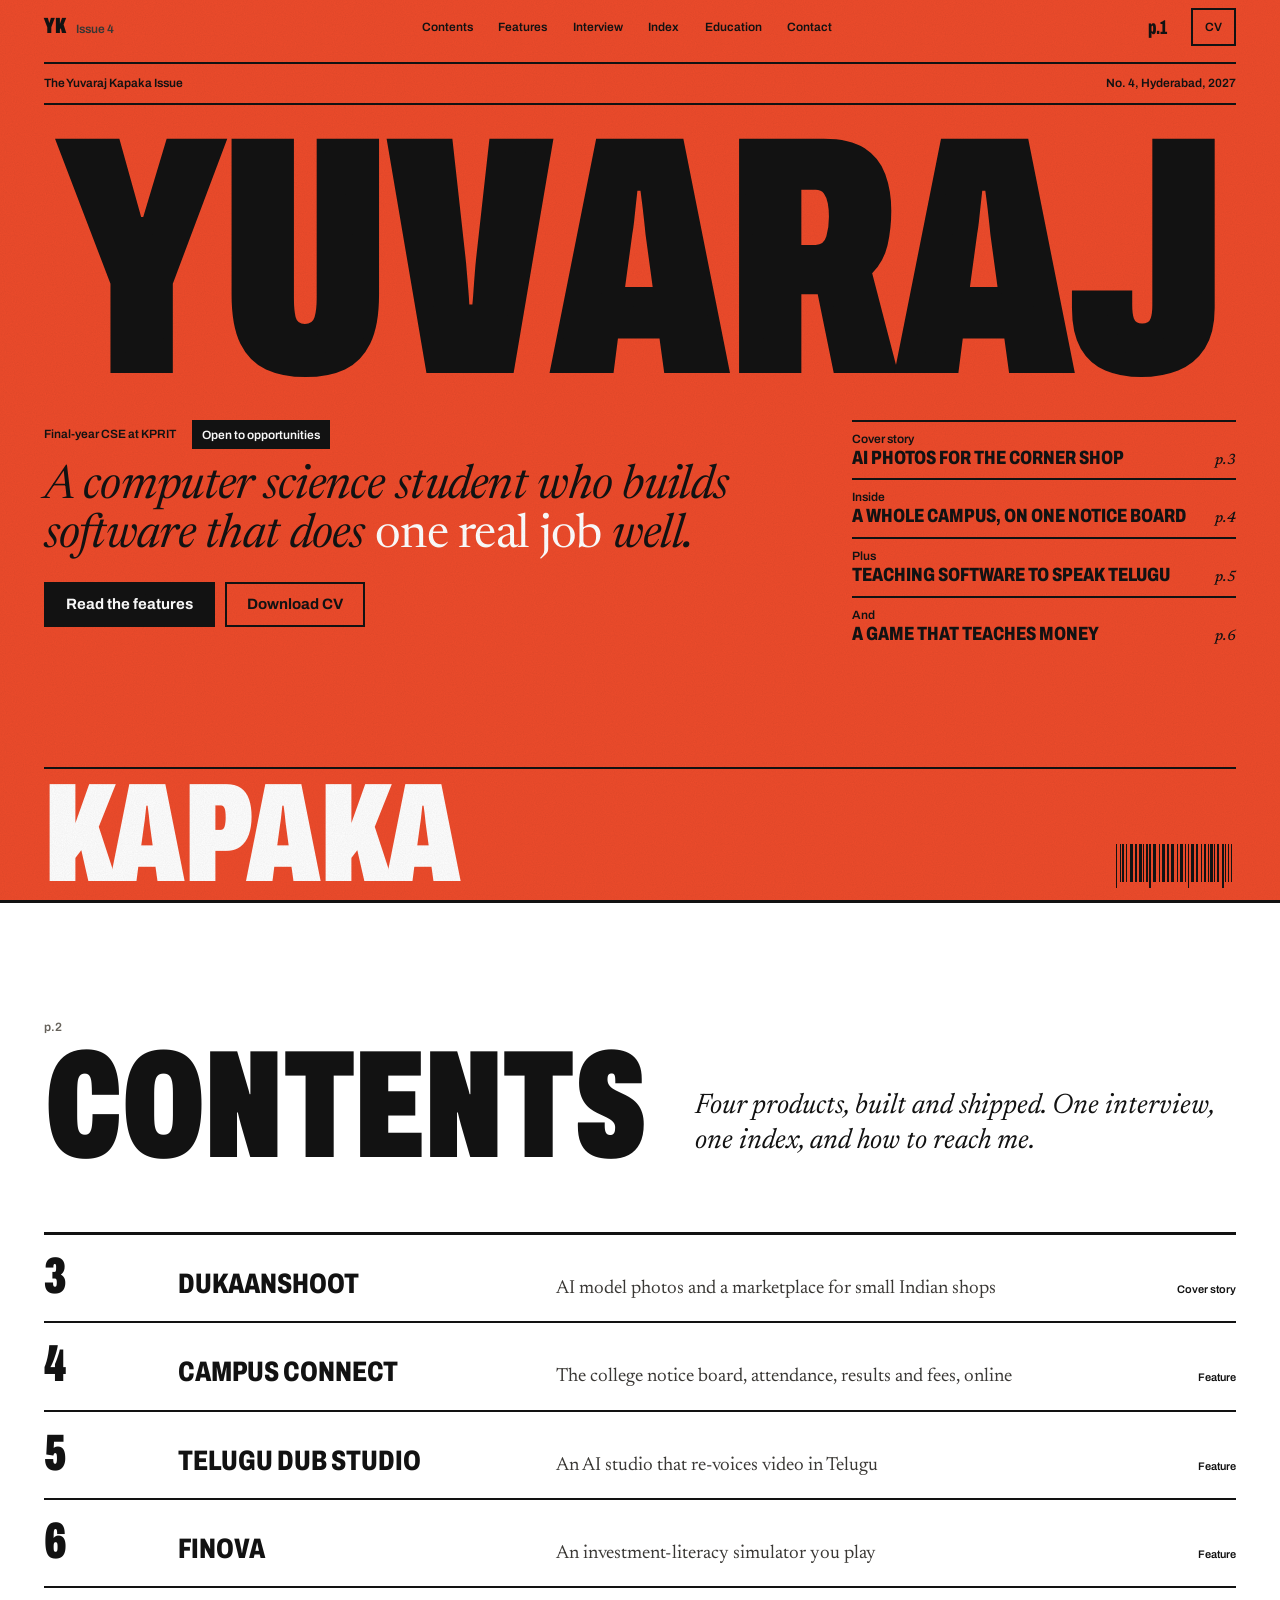
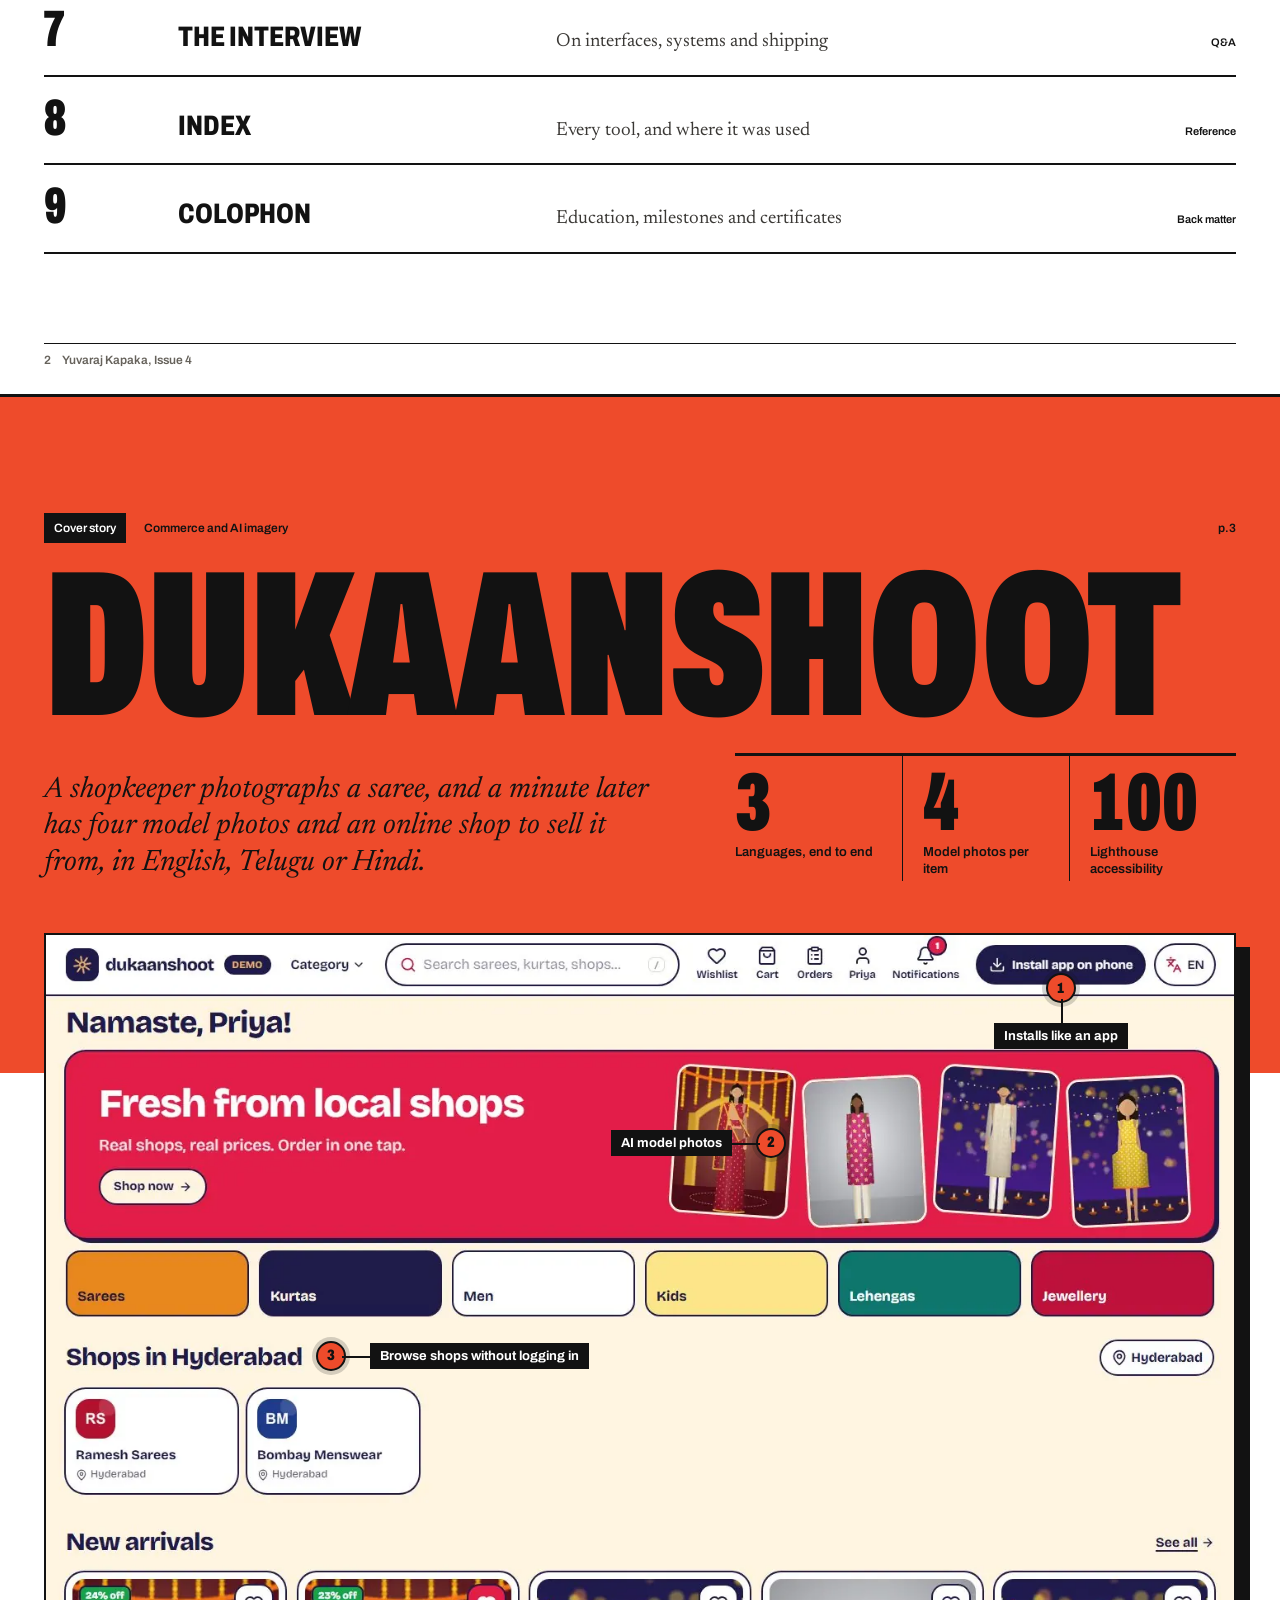
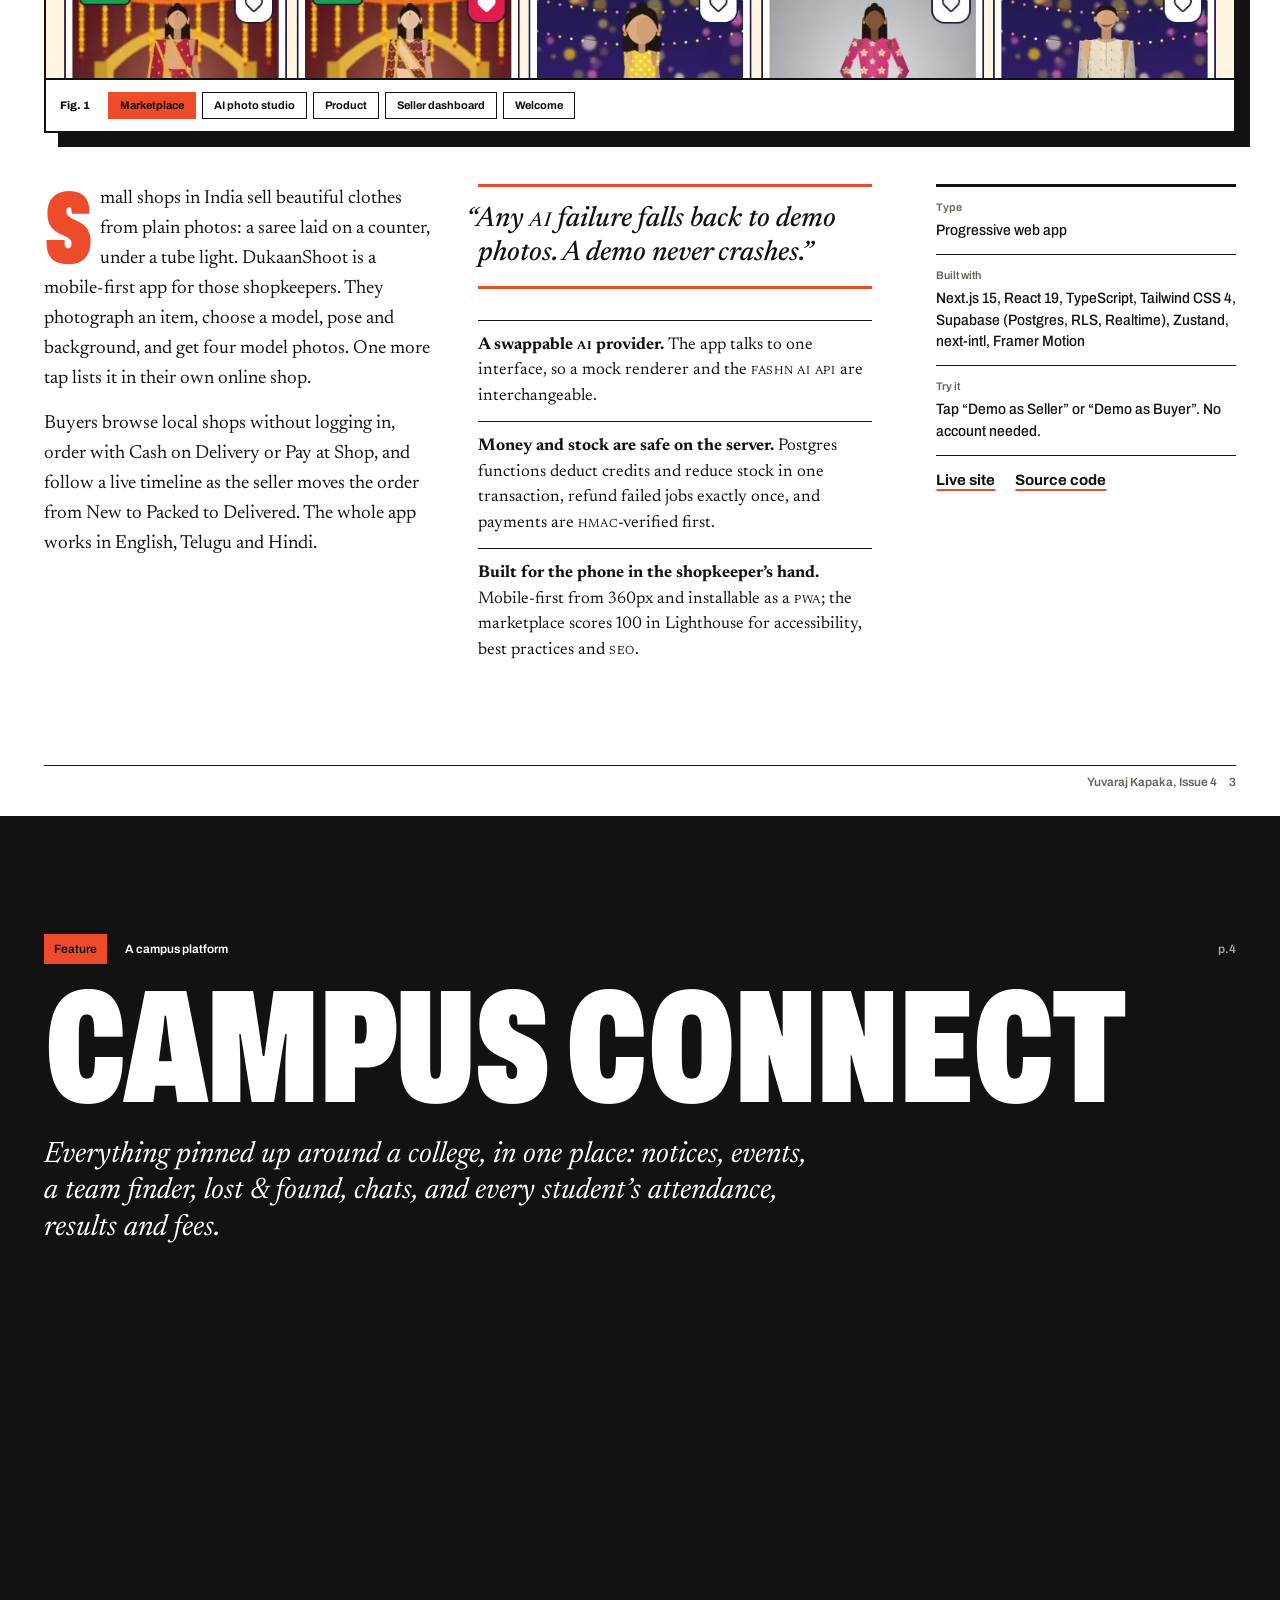
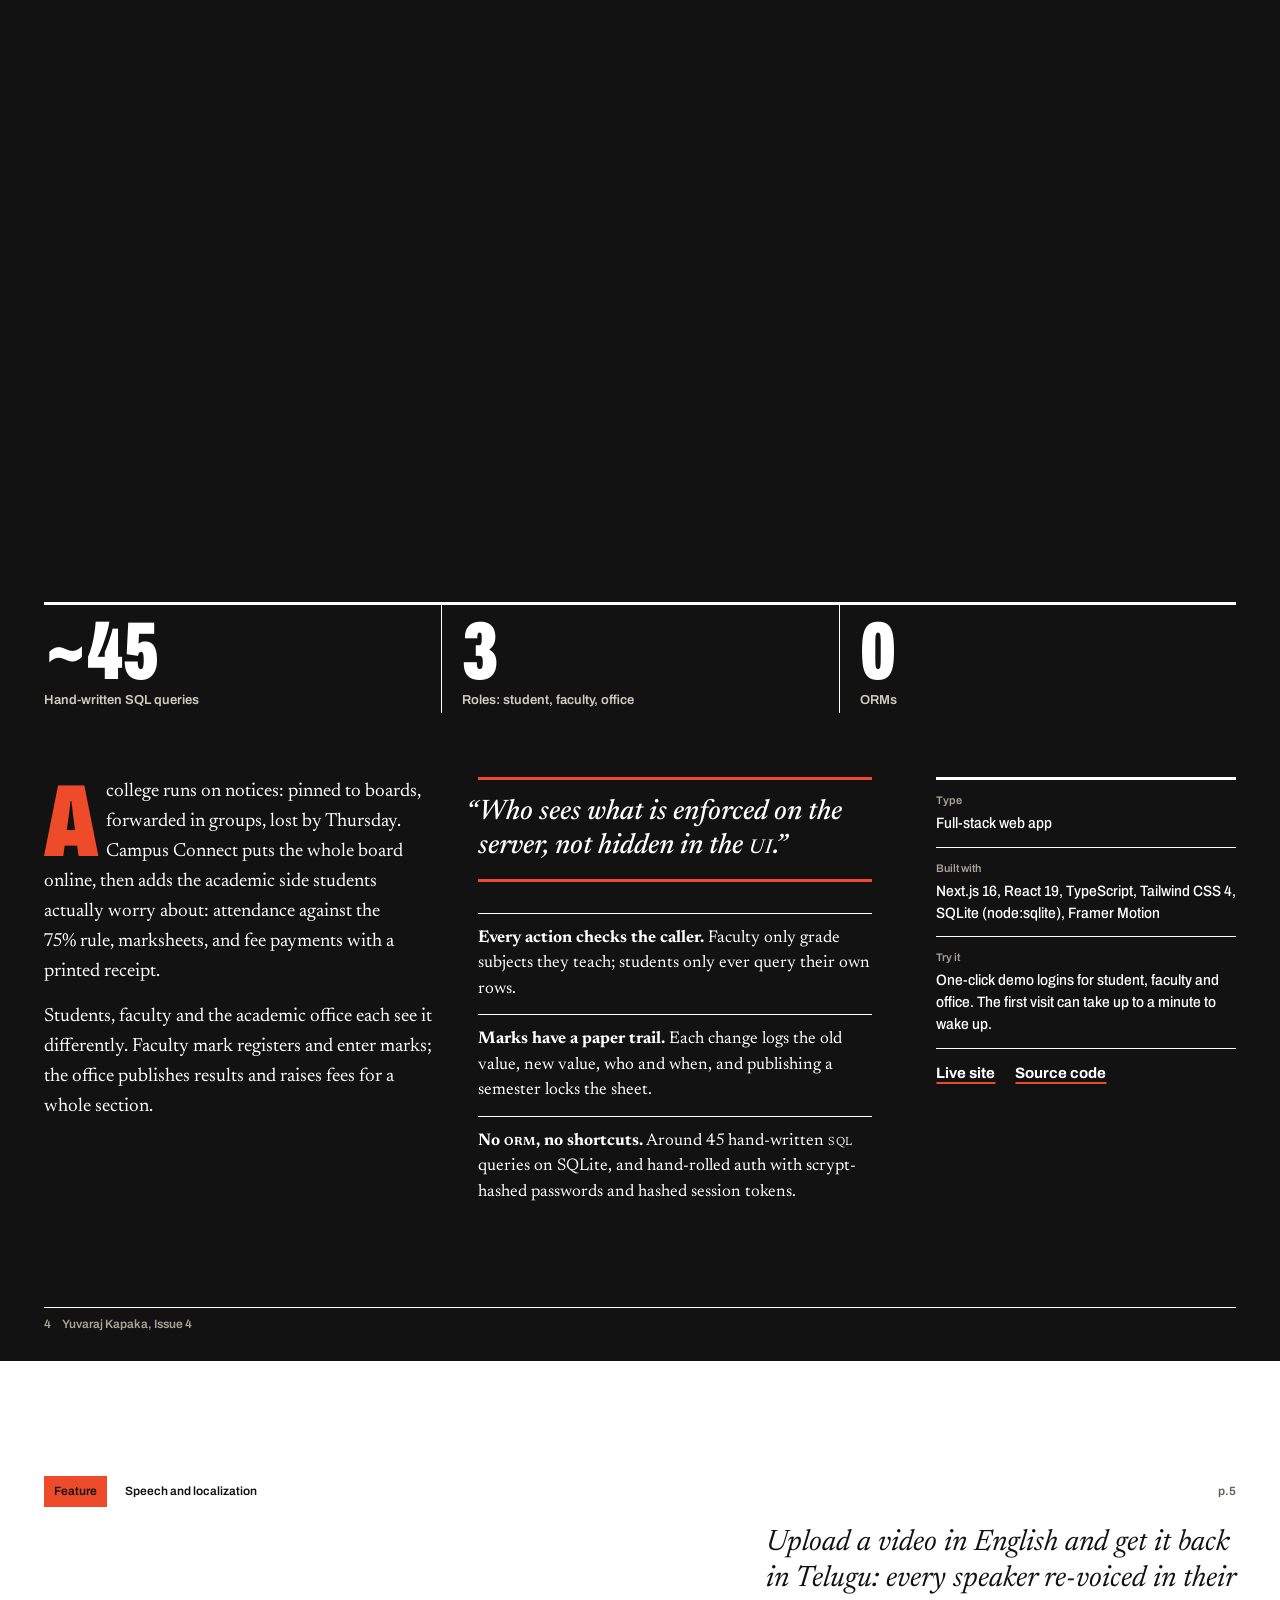
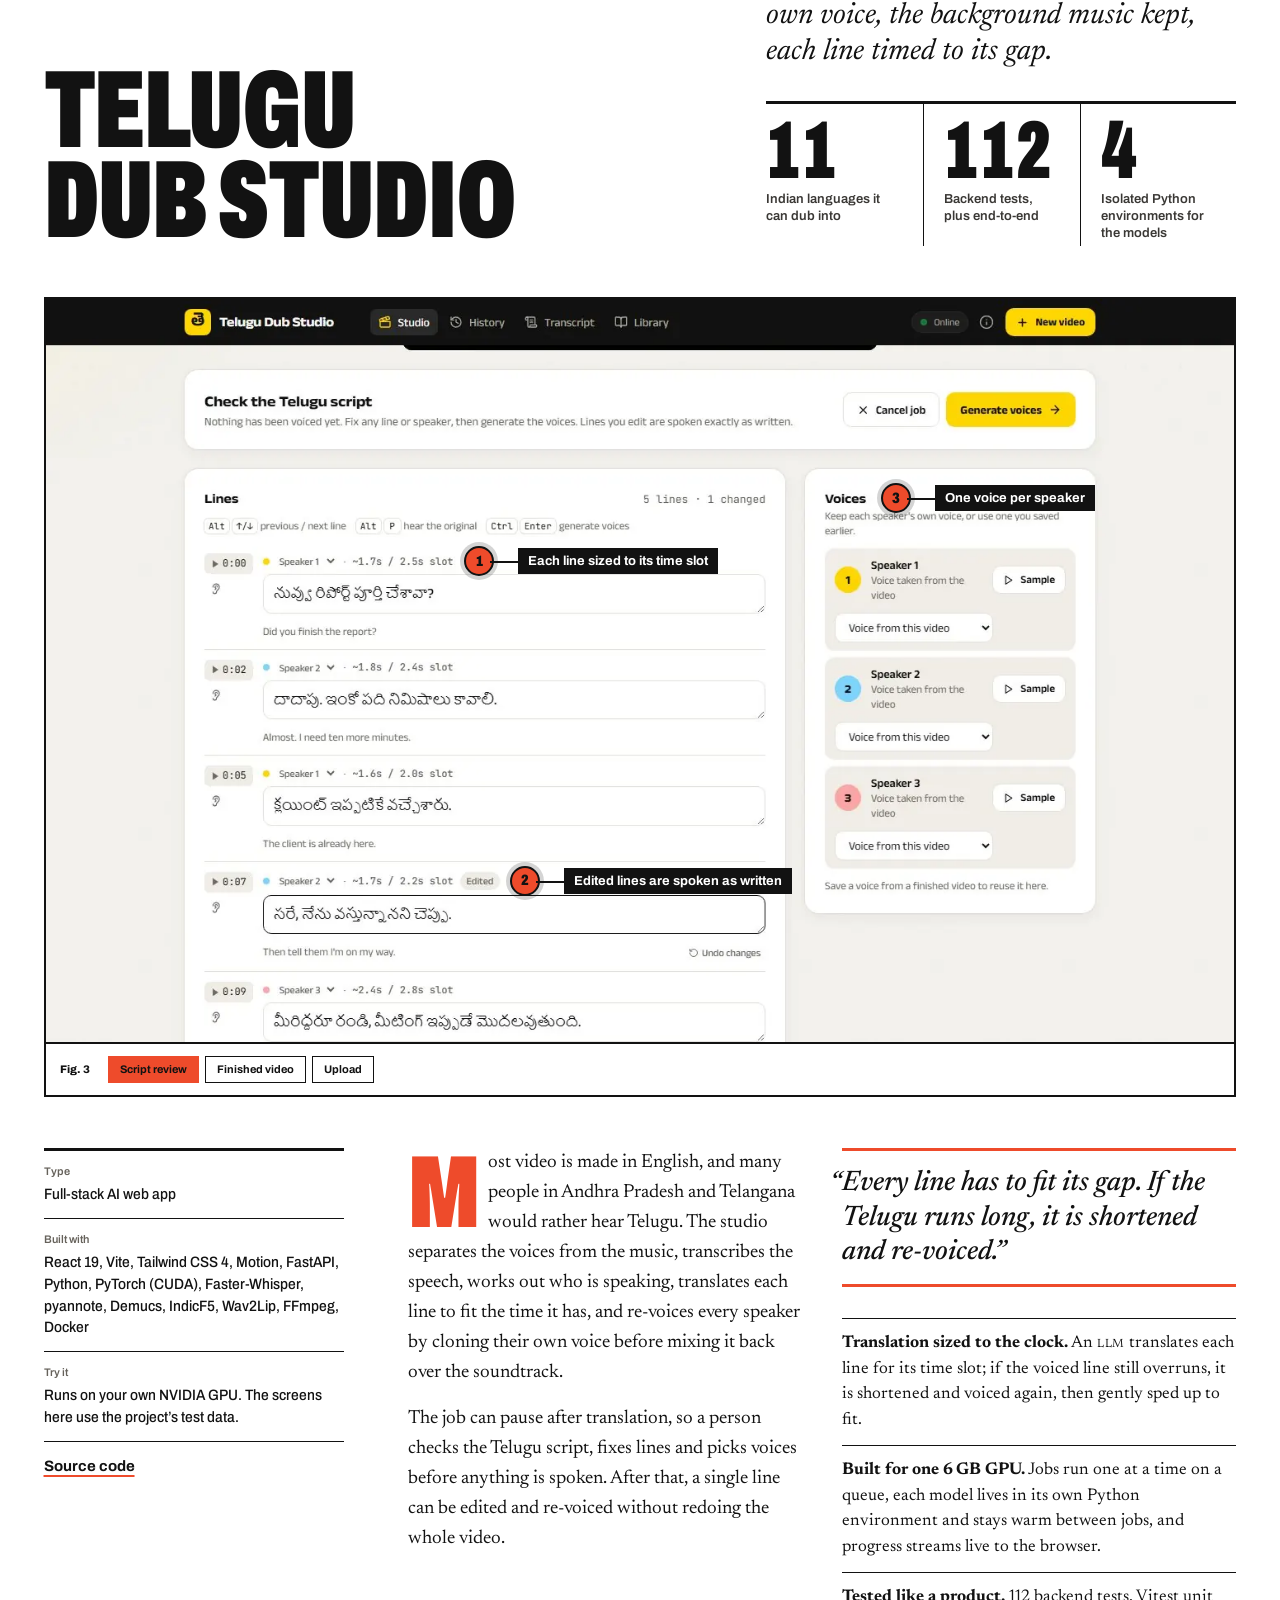
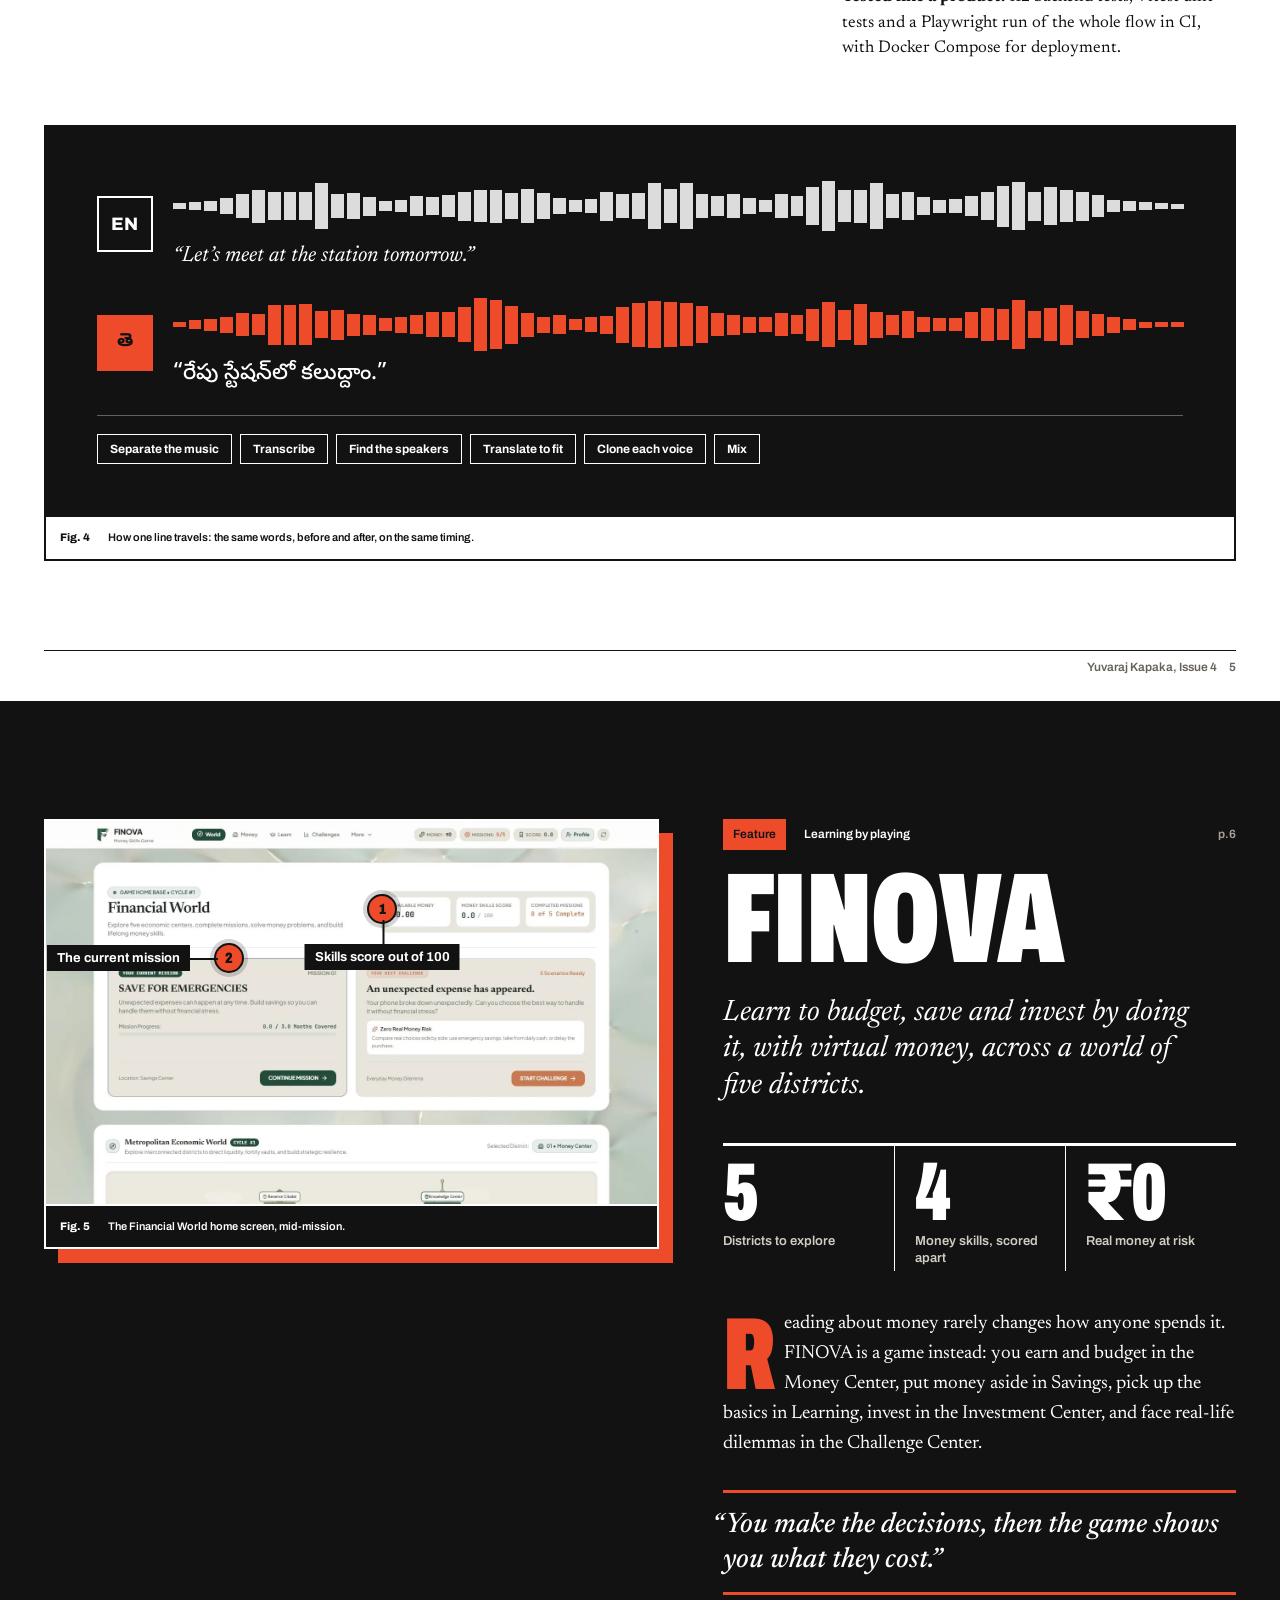
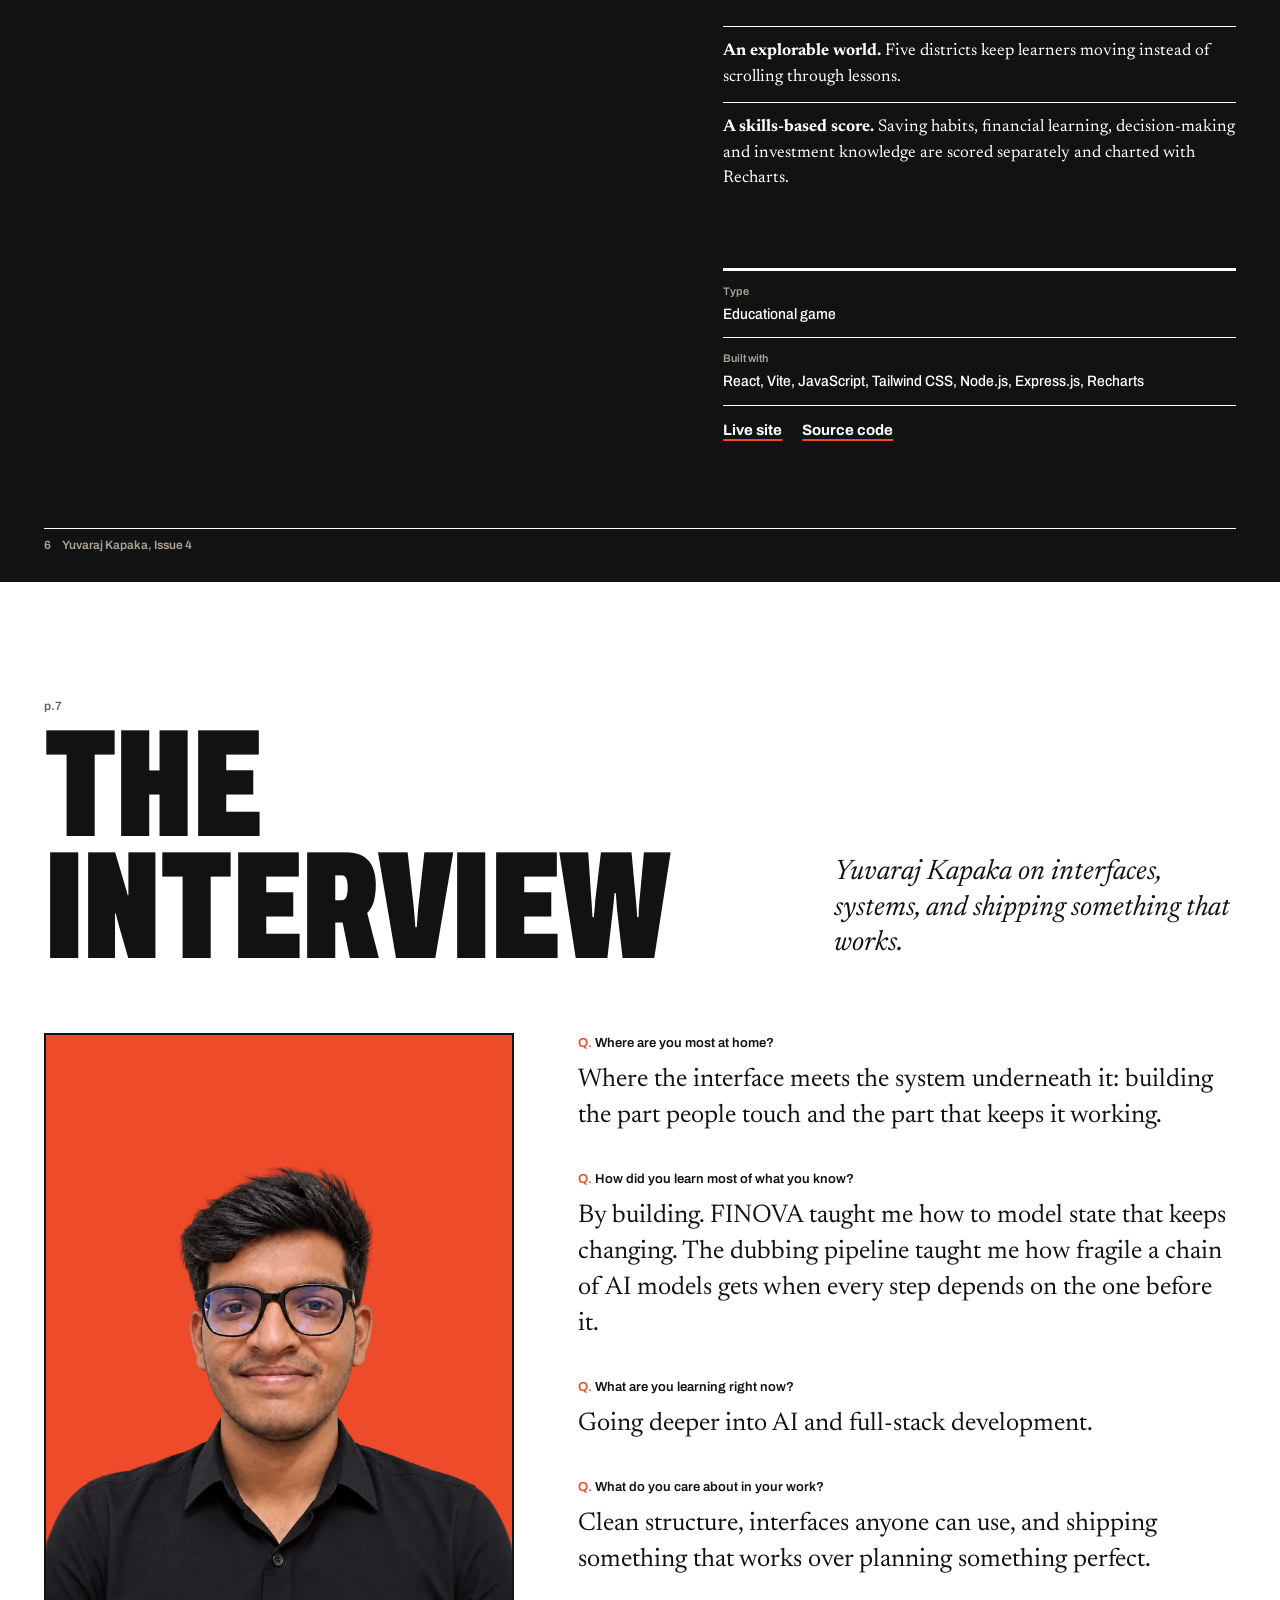
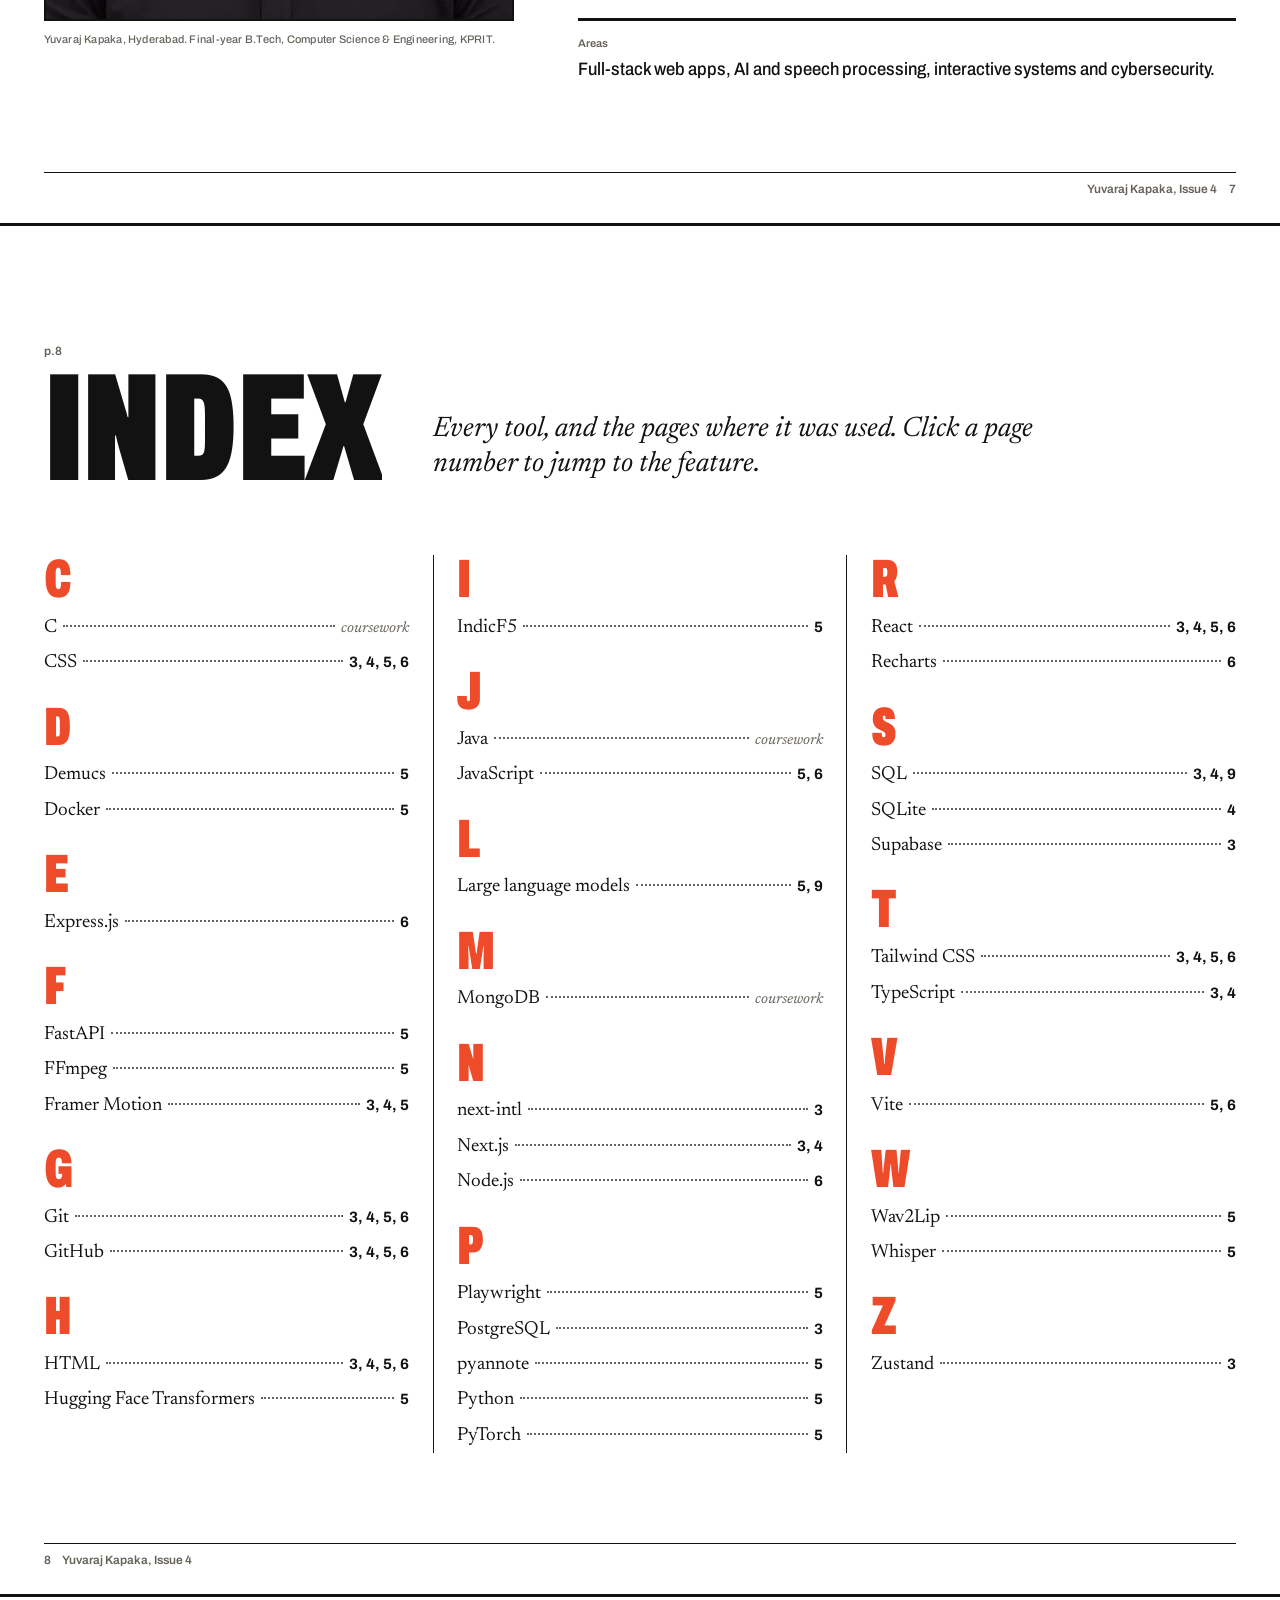
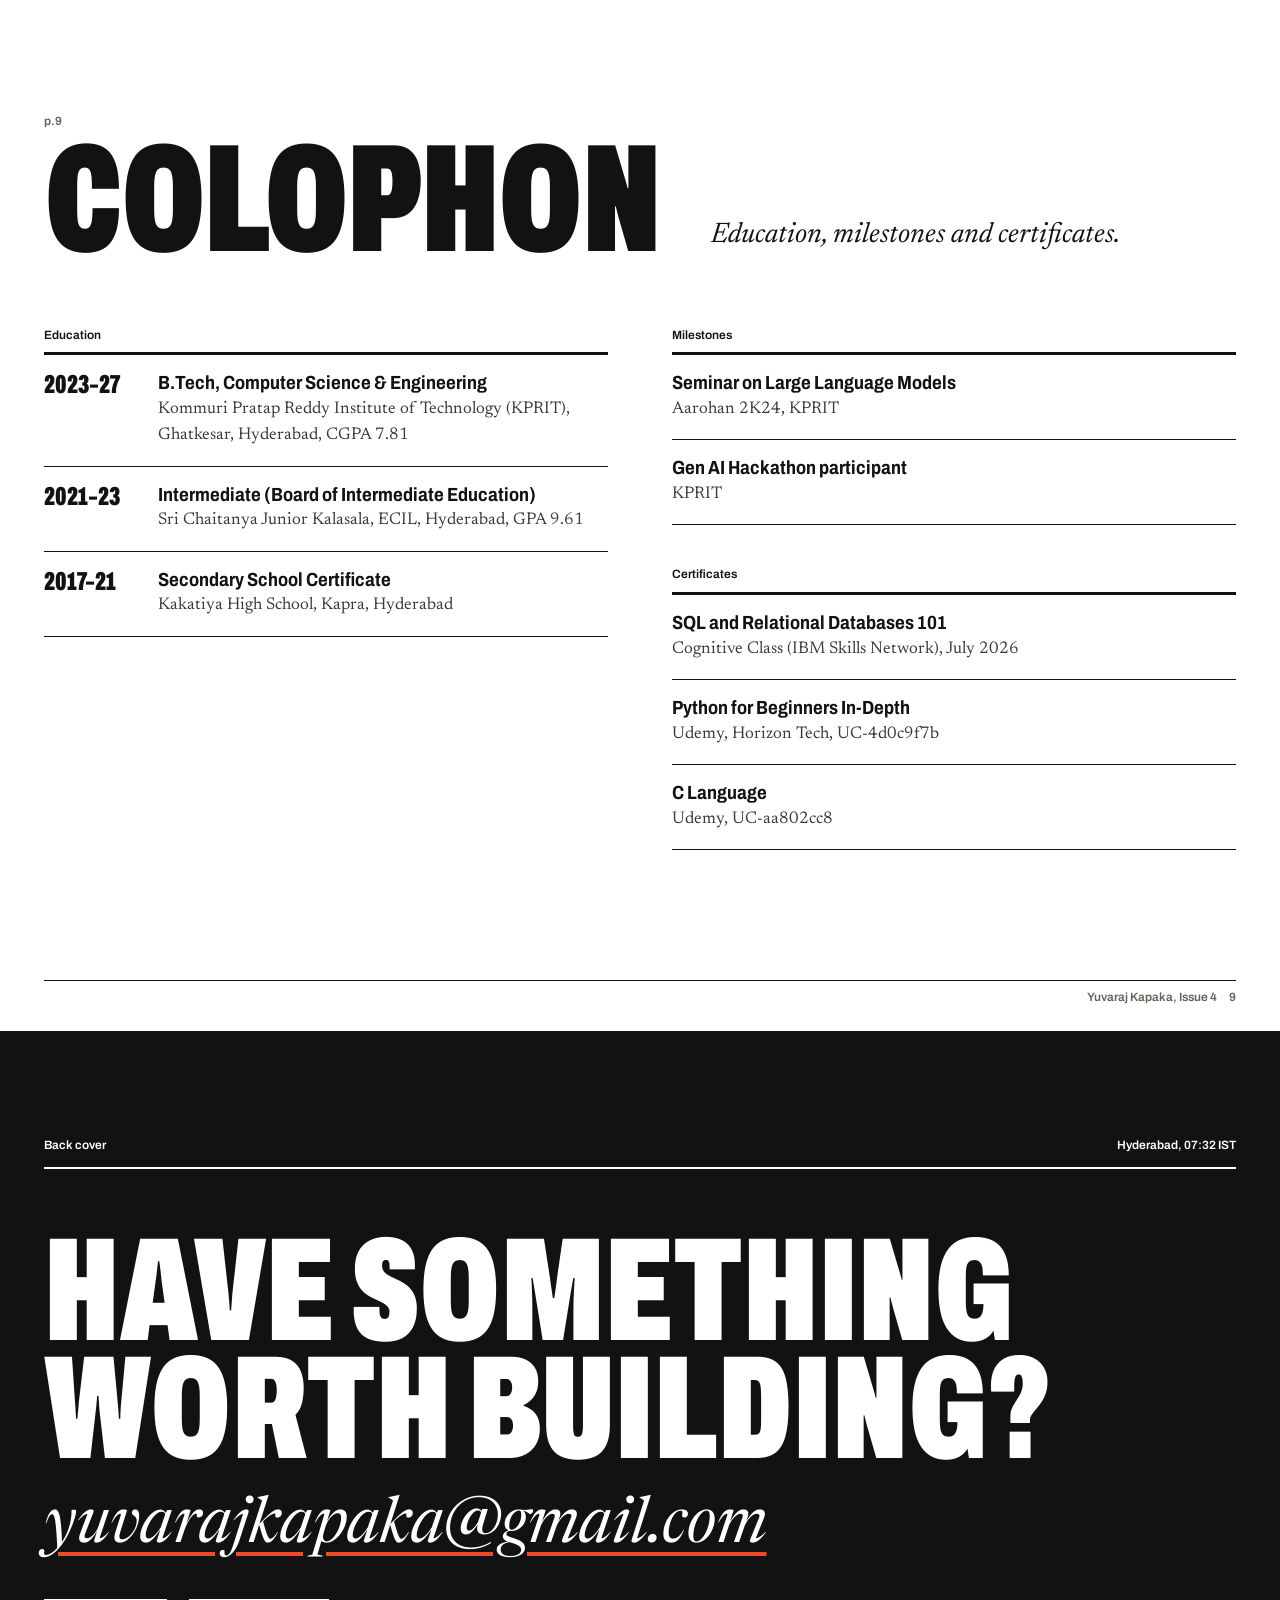
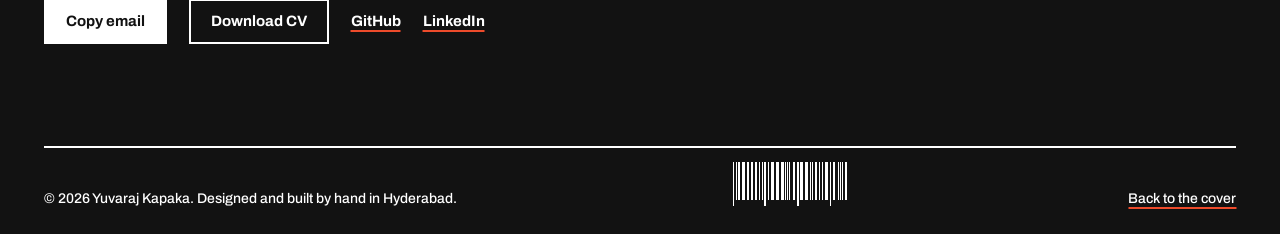
<file: index.html>
<!DOCTYPE html>
<html lang="en">
<head>
  <meta charset="UTF-8">
  <meta name="viewport" content="width=device-width, initial-scale=1">
  <meta name="theme-color" content="#EE4B2B">
  <title>Yuvaraj Kapaka — Software Developer</title>
  <meta name="description" content="Yuvaraj Kapaka, a final-year computer science student in Hyderabad. Four shipped products: DukaanShoot, Campus Connect, Telugu Dub Studio and FINOVA.">
  <link rel="icon" href="assets/favicon.svg" type="image/svg+xml">
  <link rel="apple-touch-icon" href="assets/apple-touch-icon.png">
  <meta property="og:type" content="website">
  <meta property="og:title" content="Yuvaraj Kapaka — The Issue No. 4">
  <meta property="og:description" content="Final-year CSE student in Hyderabad. Four shipped products: DukaanShoot, Campus Connect, Telugu Dub Studio and FINOVA.">
  <meta property="og:url" content="https://portfolio-two-drab-0s34tj7ryl.vercel.app/">
  <meta property="og:image" content="https://portfolio-two-drab-0s34tj7ryl.vercel.app/assets/og.png">
  <meta property="og:image:width" content="1200">
  <meta property="og:image:height" content="630">
  <meta name="twitter:card" content="summary_large_image">
  <link rel="preconnect" href="https://fonts.googleapis.com">
  <link rel="preconnect" href="https://fonts.gstatic.com" crossorigin>
  <link href="https://fonts.googleapis.com/css2?family=Archivo:wdth,wght@62..100,400..900&family=Newsreader:ital,opsz,wght@0,6..72,400..700;1,6..72,400..500&family=Noto+Sans+Telugu:wght@500;700&display=swap" rel="stylesheet">
  <link rel="stylesheet" href="portfolio.css">
  <script>document.documentElement.classList.add("js");</script>
  <script src="portfolio.js" defer></script>
</head>
<body>
  <a class="skip" href="#main">Skip to content</a>

  <!-- Running header, like the top of a magazine page -->
  <header class="runner" id="runner">
    <a class="runner-mark" href="#top" aria-label="Yuvaraj Kapaka, back to the cover"><b>YK</b><span>Issue 4</span></a>
    <nav aria-label="Main">
      <ul class="runner-nav">
        <li><a href="#contents">Contents</a></li>
        <li><a href="#features">Features</a></li>
        <li><a href="#interview">Interview</a></li>
        <li><a href="#index">Index</a></li>
        <li><a href="#colophon">Education</a></li>
        <li><a href="#back">Contact</a></li>
      </ul>
    </nav>
    <p class="runner-page" aria-hidden="true">p.<span id="pageNo">1</span></p>
    <a class="runner-cv" href="assets/Yuvaraj-Kapaka-Resume.pdf" download>CV</a>
    <button class="runner-menu" id="menuBtn" type="button" aria-expanded="false" aria-controls="mobileMenu">Menu</button>
  </header>

  <div class="mmenu" id="mobileMenu" hidden>
    <nav aria-label="Mobile">
      <ol>
        <li><a href="#contents">Contents</a></li>
        <li><a href="#features">Features</a></li>
        <li><a href="#interview">Interview</a></li>
        <li><a href="#index">Index</a></li>
        <li><a href="#colophon">Education</a></li>
        <li><a href="#back">Contact</a></li>
      </ol>
      <a class="btn btn-ink" href="assets/Yuvaraj-Kapaka-Resume.pdf" download>Download CV</a>
    </nav>
  </div>

  <main id="main">

    <!-- ============ COVER ============ -->
    <section class="cover" id="top" data-page="1" aria-labelledby="coverName">
      <div class="cover-top">
        <span>The Yuvaraj Kapaka Issue</span>
        <span>No. 4, Hyderabad, 2027</span>
      </div>

      <h1 class="masthead" id="coverName" aria-label="Yuvaraj Kapaka">
        <span class="mh-row" aria-hidden="true"><span class="mh">YUVARAJ</span></span>
      </h1>

      <div class="coverlines">
        <div class="cl cl-left">
          <p class="cl-kicker"><span>Final-year CSE at KPRIT</span><span class="cl-open">Open to opportunities</span></p>
          <p class="cl-statement">A computer science student who builds software that does <em>one real job</em> well.</p>
          <div class="cover-actions">
            <a class="btn btn-ink" href="#features">Read the features</a>
            <a class="btn btn-line" href="assets/Yuvaraj-Kapaka-Resume.pdf" download>Download CV</a>
          </div>
        </div>
        <div class="cl cl-right">
          <a class="cl-story" href="#f1"><b>Cover story</b>AI photos for the corner shop <i>p.3</i></a>
          <a class="cl-story" href="#f2"><b>Inside</b>A whole campus, on one notice board <i>p.4</i></a>
          <a class="cl-story" href="#f3"><b>Plus</b>Teaching software to speak Telugu <i>p.5</i></a>
          <a class="cl-story" href="#f4"><b>And</b>A game that teaches money <i>p.6</i></a>
        </div>
      </div>

      <div class="cover-foot">
        <p class="surname" aria-hidden="true">KAPAKA</p>
        <svg class="barcode" viewBox="0 0 120 44" aria-hidden="true"></svg>
      </div>
    </section>

    <!-- ============ CONTENTS ============ -->
    <section class="page contents" id="contents" data-page="2" aria-labelledby="contentsTitle">
      <div class="page-head">
        <p class="folio">p.2</p>
        <h2 id="contentsTitle" class="reveal-title">Contents</h2>
        <p class="standfirst">Four products, built and shipped. One interview, one index, and how to reach me.</p>
      </div>
      <ol class="toc">
        <li><a href="#f1"><span class="toc-n">3</span><span class="toc-t">DukaanShoot</span><span class="toc-d">AI model photos and a marketplace for small Indian shops</span><span class="toc-tag">Cover story</span></a></li>
        <li><a href="#f2"><span class="toc-n">4</span><span class="toc-t">Campus Connect</span><span class="toc-d">The college notice board, attendance, results and fees, online</span><span class="toc-tag">Feature</span></a></li>
        <li><a href="#f3"><span class="toc-n">5</span><span class="toc-t">Telugu Dub Studio</span><span class="toc-d">An AI studio that re-voices video in Telugu</span><span class="toc-tag">Feature</span></a></li>
        <li><a href="#f4"><span class="toc-n">6</span><span class="toc-t">FINOVA</span><span class="toc-d">An investment-literacy simulator you play</span><span class="toc-tag">Feature</span></a></li>
        <li><a href="#interview"><span class="toc-n">7</span><span class="toc-t">The interview</span><span class="toc-d">On interfaces, systems and shipping</span><span class="toc-tag">Q&amp;A</span></a></li>
        <li><a href="#index"><span class="toc-n">8</span><span class="toc-t">Index</span><span class="toc-d">Every tool, and where it was used</span><span class="toc-tag">Reference</span></a></li>
        <li><a href="#colophon"><span class="toc-n">9</span><span class="toc-t">Colophon</span><span class="toc-d">Education, milestones and certificates</span><span class="toc-tag">Back matter</span></a></li>
      </ol>
    </section>

    <!-- ============ FEATURES ============ -->
    <div id="features">

      <!-- f1: Cover story: red opener, screenshot overlaps the band -->
      <article class="feature v-opener" id="f1" data-page="3" aria-labelledby="f1t">
        <header class="f-head">
          <p class="f-kicker"><span>Cover story</span><span>Commerce and AI imagery</span><span class="folio">p.3</span></p>
          <h3 class="f-title reveal-title" id="f1t">DukaanShoot</h3>
          <div class="f-deck">
            <p class="f-standfirst">A shopkeeper photographs a saree, and a minute later has four model photos and an online shop to sell it from, in English, Telugu or Hindi.</p>
            <dl class="f-stats" aria-label="By the numbers">
              <div><dt>Languages, end to end</dt><dd>3</dd></div>
              <div><dt>Model photos per item</dt><dd>4</dd></div>
              <div><dt>Lighthouse accessibility</dt><dd>100</dd></div>
            </dl>
          </div>
        </header>
        <figure class="f-fig shot-gallery" data-href="https://dukaanshoot.vercel.app">
          <div class="shot-stage">
            <img src="assets/projects/dukaan-market.webp" alt="DukaanShoot buyer marketplace: local shops, categories and new arrivals" width="1440" height="900" loading="lazy" decoding="async" data-shot="market">
            <img data-src="assets/projects/dukaan-studio.webp" alt="DukaanShoot AI photo studio: upload the item, choose model, pose and background, get four photos" width="1440" height="900" loading="lazy" decoding="async" data-shot="studio" hidden>
            <img data-src="assets/projects/dukaan-product.webp" alt="DukaanShoot product page with AI model photos, price and Add to Cart" width="1440" height="900" loading="lazy" decoding="async" data-shot="product" hidden>
            <img data-src="assets/projects/dukaan-seller.webp" alt="DukaanShoot seller dashboard: new orders, views and WhatsApp clicks" width="1440" height="900" loading="lazy" decoding="async" data-shot="seller" hidden>
            <img data-src="assets/projects/dukaan-welcome.webp" alt="DukaanShoot welcome screen: choose English, Telugu or Hindi" width="1440" height="900" loading="lazy" decoding="async" data-shot="welcome" hidden>
            <ol class="callouts" data-shot="market" aria-label="Annotations">
              <li style="--x:85.4%;--y:7.2%" data-side="b"><span>Installs like an app</span></li>
              <li style="--x:61%;--y:28%" data-side="l"><span>AI model photos</span></li>
              <li style="--x:24%;--y:56.7%" data-side="r"><span>Browse shops without logging in</span></li>
            </ol>
            <ol class="callouts" data-shot="studio" aria-label="Annotations" hidden>
              <li style="--x:24%;--y:24%" data-side="r"><span>The shopkeeper’s own photo</span></li>
              <li style="--x:61%;--y:40%" data-side="r"><span>Model, pose, background</span></li>
              <li style="--x:71.5%;--y:7.6%" data-side="l"><span>Credits, deducted on the server</span></li>
            </ol>
            <ol class="callouts" data-shot="product" aria-label="Annotations" hidden>
              <li style="--x:18%;--y:17.8%" data-side="l"><span>Photos, before / after</span></li>
              <li style="--x:88.4%;--y:58.6%" data-side="b"><span>Order on WhatsApp</span></li>
              <li style="--x:54%;--y:89.8%" data-side="l"><span>Cash on delivery</span></li>
            </ol>
            <ol class="callouts" data-shot="seller" aria-label="Annotations" hidden>
              <li style="--x:56%;--y:15.6%" data-side="b"><span>New orders arrive live</span></li>
              <li style="--x:91.5%;--y:21%" data-side="b"><span>WhatsApp clicks counted</span></li>
              <li style="--x:90%;--y:67%" data-side="l"><span>Their own shop link</span></li>
            </ol>
          </div>
          <figcaption><span>Fig. 1</span><span class="shot-tabs" role="group" aria-label="DukaanShoot screens"><button type="button" data-shot="market" aria-pressed="true">Marketplace</button><button type="button" data-shot="studio" aria-pressed="false">AI photo studio</button><button type="button" data-shot="product" aria-pressed="false">Product</button><button type="button" data-shot="seller" aria-pressed="false">Seller dashboard</button><button type="button" data-shot="welcome" aria-pressed="false">Welcome</button></span></figcaption>
        </figure>
        <div class="f-body">
          <div class="f-text">
            <p class="dropcap">Small shops in India sell beautiful clothes from plain photos: a saree laid on a counter, under a tube light. DukaanShoot is a mobile-first app for those shopkeepers. They photograph an item, choose a model, pose and background, and get four model photos. One more tap lists it in their own online shop.</p>
            <p>Buyers browse local shops without logging in, order with Cash on Delivery or Pay at Shop, and follow a live timeline as the seller moves the order from New to Packed to Delivered. The whole app works in English, Telugu and Hindi.</p>
            <blockquote class="pull">“Any <span class="sc">AI</span> failure falls back to demo photos. A demo never crashes.”</blockquote>
            <ol class="notes">
              <li><b>A swappable <span class="sc">AI</span> provider.</b> The app talks to one interface, so a mock renderer and the <span class="sc">FASHN</span> <span class="sc">AI</span> <span class="sc">API</span> are interchangeable.</li>
              <li><b>Money and stock are safe on the server.</b> Postgres functions deduct credits and reduce stock in one transaction, refund failed jobs exactly once, and payments are <span class="sc">HMAC</span>-verified first.</li>
              <li><b>Built for the phone in the shopkeeper’s hand.</b> Mobile-first from 360px and installable as a <span class="sc">PWA</span>; the marketplace scores 100 in Lighthouse for accessibility, best practices and <span class="sc">SEO</span>.</li>
            </ol>
          </div>
          <aside class="f-meta">
            <dl>
              <div><dt>Type</dt><dd>Progressive web app</dd></div>
              <div><dt>Built with</dt><dd>Next.js 15, React 19, TypeScript, Tailwind CSS 4, Supabase (Postgres, RLS, Realtime), Zustand, next-intl, Framer Motion</dd></div>
              <div><dt>Try it</dt><dd>Tap “Demo as Seller” or “Demo as Buyer”. No account needed.</dd></div>
            </dl>
            <p class="f-links"><a class="link" href="https://dukaanshoot.vercel.app" target="_blank" rel="noopener noreferrer">Live site</a><a class="link" href="https://github.com/yuvarajkapaka/DUKAANSHOOT" target="_blank" rel="noopener noreferrer">Source code</a></p>
          </aside>
        </div>
      </article>

      <!-- f2: Black page, screenshot runs edge to edge -->
      <article class="feature v-ink" id="f2" data-page="4" aria-labelledby="f2t">
        <header class="f-head">
          <p class="f-kicker"><span>Feature</span><span>A campus platform</span><span class="folio">p.4</span></p>
          <h3 class="f-title reveal-title" id="f2t">Campus Connect</h3>
          <p class="f-standfirst">Everything pinned up around a college, in one place: notices, events, a team finder, lost &amp; found, chats, and every student’s attendance, results and fees.</p>
        </header>
        <figure class="f-fig shot-gallery" data-href="https://campus-connect-9mv5.onrender.com">
          <div class="shot-stage">
            <img src="assets/projects/campus-board.webp" alt="Campus Connect board: pinned notices, today's events and team requests" width="1440" height="900" loading="lazy" decoding="async" data-shot="board">
            <img data-src="assets/projects/campus-team.webp" alt="Campus Connect Team Finder: requests for hackathon and club teammates" width="1440" height="900" loading="lazy" decoding="async" data-shot="team" hidden>
            <img data-src="assets/projects/campus-attendance.webp" alt="Campus Connect attendance: per-subject attendance and classes you can still miss" width="1440" height="900" loading="lazy" decoding="async" data-shot="attendance" hidden>
            <img data-src="assets/projects/campus-events.webp" alt="Campus Connect events with RSVPs" width="1440" height="900" loading="lazy" decoding="async" data-shot="events" hidden>
            <img data-src="assets/projects/campus-chats.webp" alt="Campus Connect direct messages between students" width="1440" height="900" loading="lazy" decoding="async" data-shot="chats" hidden>
            <ol class="callouts" data-shot="board" aria-label="Annotations">
              <li style="--x:42.7%;--y:34.7%" data-side="r"><span>Posts tagged by club</span></li>
              <li style="--x:72.6%;--y:8.3%" data-side="l"><span>75% attendance warning</span></li>
              <li style="--x:72.6%;--y:56%" data-side="l"><span>Team Finder requests</span></li>
            </ol>
            <ol class="callouts" data-shot="attendance" aria-label="Annotations" hidden>
              <li style="--x:57.4%;--y:40.8%" data-side="r"><span>The 75% line</span></li>
              <li style="--x:66%;--y:19%" data-side="b"><span>Subjects below 75%</span></li>
            </ol>
          </div>
          <figcaption><span>Fig. 2</span><span class="shot-tabs" role="group" aria-label="Campus Connect screens"><button type="button" data-shot="board" aria-pressed="true">Board</button><button type="button" data-shot="team" aria-pressed="false">Team Finder</button><button type="button" data-shot="attendance" aria-pressed="false">Attendance</button><button type="button" data-shot="events" aria-pressed="false">Events</button><button type="button" data-shot="chats" aria-pressed="false">Chats</button></span></figcaption>
        </figure>
        <dl class="f-stats" aria-label="By the numbers">
          <div><dt>Hand-written SQL queries</dt><dd>~45</dd></div>
          <div><dt>Roles: student, faculty, office</dt><dd>3</dd></div>
          <div><dt>ORMs</dt><dd>0</dd></div>
        </dl>
        <div class="f-body">
          <div class="f-text">
            <p class="dropcap">A college runs on notices: pinned to boards, forwarded in groups, lost by Thursday. Campus Connect puts the whole board online, then adds the academic side students actually worry about: attendance against the 75% rule, marksheets, and fee payments with a printed receipt.</p>
            <p>Students, faculty and the academic office each see it differently. Faculty mark registers and enter marks; the office publishes results and raises fees for a whole section.</p>
            <blockquote class="pull">“Who sees what is enforced on the server, not hidden in the <span class="sc">UI</span>.”</blockquote>
            <ol class="notes">
              <li><b>Every action checks the caller.</b> Faculty only grade subjects they teach; students only ever query their own rows.</li>
              <li><b>Marks have a paper trail.</b> Each change logs the old value, new value, who and when, and publishing a semester locks the sheet.</li>
              <li><b>No <span class="sc">ORM</span>, no shortcuts.</b> Around 45 hand-written <span class="sc">SQL</span> queries on SQLite, and hand-rolled auth with scrypt-hashed passwords and hashed session tokens.</li>
            </ol>
          </div>
          <aside class="f-meta">
            <dl>
              <div><dt>Type</dt><dd>Full-stack web app</dd></div>
              <div><dt>Built with</dt><dd>Next.js 16, React 19, TypeScript, Tailwind CSS 4, SQLite (node:sqlite), Framer Motion</dd></div>
              <div><dt>Try it</dt><dd>One-click demo logins for student, faculty and office. The first visit can take up to a minute to wake up.</dd></div>
            </dl>
            <p class="f-links"><a class="link" href="https://campus-connect-9mv5.onrender.com" target="_blank" rel="noopener noreferrer">Live site</a><a class="link" href="https://github.com/yuvarajkapaka/campus-connect" target="_blank" rel="noopener noreferrer">Source code</a></p>
          </aside>
        </div>
      </article>

      <!-- f3: Split header: title left, deck and numbers right -->
      <article class="feature v-split f-alt" id="f3" data-page="5" aria-labelledby="f3t">
        <header class="f-head">
          <p class="f-kicker"><span>Feature</span><span>Speech and localization</span><span class="folio">p.5</span></p>
          <h3 class="f-title reveal-title" id="f3t">Telugu <span class="nw">Dub Studio</span></h3>
          <div class="f-deck">
            <p class="f-standfirst">Upload a video in English and get it back in Telugu: every speaker re-voiced in their own voice, the background music kept, each line timed to its gap.</p>
            <dl class="f-stats" aria-label="By the numbers">
              <div><dt>Indian languages it can dub into</dt><dd>11</dd></div>
              <div><dt>Backend tests, plus end-to-end</dt><dd>112</dd></div>
              <div><dt>Isolated Python environments for the models</dt><dd>4</dd></div>
            </dl>
          </div>
        </header>
        <figure class="f-fig shot-gallery">
          <div class="shot-stage">
            <img src="assets/projects/dub-review.webp" alt="Telugu Dub Studio script review: each Telugu line with its time slot, speaker and the English original, and a voice per speaker" width="1440" height="900" loading="lazy" decoding="async" data-shot="review">
            <img data-src="assets/projects/dub-result.webp" alt="Telugu Dub Studio finished video: a timeline coloured by speaker, the transcript with per-line re-voice, and saved voices" width="1440" height="900" loading="lazy" decoding="async" data-shot="result" hidden>
            <img data-src="assets/projects/dub-upload.webp" alt="Telugu Dub Studio upload screen: drop a video, pick the language, background music level, lip-sync and script review" width="1440" height="900" loading="lazy" decoding="async" data-shot="upload" hidden>
            <ol class="callouts" data-shot="review" aria-label="Annotations">
              <li style="--x:36.5%;--y:35.3%" data-side="r"><span>Each line sized to its time slot</span></li>
              <li style="--x:40.3%;--y:78.3%" data-side="r"><span>Edited lines are spoken as written</span></li>
              <li style="--x:71.5%;--y:26.8%" data-side="r"><span>One voice per speaker</span></li>
            </ol>
            <ol class="callouts" data-shot="result" aria-label="Annotations" hidden>
              <li style="--x:27.8%;--y:13%" data-side="b"><span>Timeline, by speaker</span></li>
              <li style="--x:59.2%;--y:44%" data-side="l"><span>Re-voice just one line</span></li>
              <li style="--x:84.9%;--y:37%" data-side="b"><span>Save a voice for later</span></li>
            </ol>
            <ol class="callouts" data-shot="upload" aria-label="Annotations" hidden>
              <li style="--x:82%;--y:51.3%" data-side="l"><span>Telugu, or 10 more languages</span></li>
              <li style="--x:50.5%;--y:61%" data-side="l"><span>Keeps the background music</span></li>
            </ol>
          </div>
          <figcaption><span>Fig. 3</span><span class="shot-tabs" role="group" aria-label="Telugu Dub Studio screens"><button type="button" data-shot="review" aria-pressed="true">Script review</button><button type="button" data-shot="result" aria-pressed="false">Finished video</button><button type="button" data-shot="upload" aria-pressed="false">Upload</button></span></figcaption>
        </figure>
        <div class="f-body">
          <div class="f-text">
            <p class="dropcap">Most video is made in English, and many people in Andhra Pradesh and Telangana would rather hear Telugu. The studio separates the voices from the music, transcribes the speech, works out who is speaking, translates each line to fit the time it has, and re-voices every speaker by cloning their own voice before mixing it back over the soundtrack.</p>
            <p>The job can pause after translation, so a person checks the Telugu script, fixes lines and picks voices before anything is spoken. After that, a single line can be edited and re-voiced without redoing the whole video.</p>
            <blockquote class="pull">“Every line has to fit its gap. If the Telugu runs long, it is shortened and re-voiced.”</blockquote>
            <ol class="notes">
              <li><b>Translation sized to the clock.</b> An <span class="sc">LLM</span> translates each line for its time slot; if the voiced line still overruns, it is shortened and voiced again, then gently sped up to fit.</li>
              <li><b>Built for one 6&#8201;GB GPU.</b> Jobs run one at a time on a queue, each model lives in its own Python environment and stays warm between jobs, and progress streams live to the browser.</li>
              <li><b>Tested like a product.</b> 112 backend tests, Vitest unit tests and a Playwright run of the whole flow in CI, with Docker Compose for deployment.</li>
            </ol>
          </div>
          <aside class="f-meta">
            <dl>
              <div><dt>Type</dt><dd>Full-stack AI web app</dd></div>
              <div><dt>Built with</dt><dd>React 19, Vite, Tailwind CSS 4, Motion, FastAPI, Python, PyTorch (CUDA), Faster-Whisper, pyannote, Demucs, IndicF5, Wav2Lip, FFmpeg, Docker</dd></div>
              <div><dt>Try it</dt><dd>Runs on your own NVIDIA GPU. The screens here use the project’s test data.</dd></div>
            </dl>
            <p class="f-links"><a class="link" href="https://github.com/yuvarajkapaka/telugu-ai-dubbing-studio" target="_blank" rel="noopener noreferrer">Source code</a></p>
          </aside>
        </div>
        <figure class="f-fig f-diagram" aria-label="Diagram: an English line becomes a Telugu line on the same timeline">
          <div class="dub" id="dubDemo">
            <div class="dub-row" data-part="en"><span class="dub-lang">EN</span><span class="dub-bars"></span><span class="dub-line">“Let’s meet at the station tomorrow.”</span></div>
            <div class="dub-row dub-te" data-part="te"><span class="dub-lang" lang="te">తె</span><span class="dub-bars"></span><span class="dub-line" lang="te">“రేపు స్టేషన్‌లో కలుద్దాం.”</span></div>
            <ol class="dub-steps">
              <li data-step="en">Separate the music</li><li data-step="en">Transcribe</li><li data-step="en">Find the speakers</li><li data-step="te">Translate to fit</li><li data-step="te">Clone each voice</li><li data-step="te">Mix</li>
            </ol>
          </div>
          <figcaption><span>Fig. 4</span><span>How one line travels: the same words, before and after, on the same timing.</span></figcaption>
        </figure>
      </article>

      <!-- f4: Black page, split down the middle: screenshot stays, text scrolls -->
      <article class="feature v-sticky" id="f4" data-page="6" aria-labelledby="f4t">
        <header class="f-head">
          <p class="f-kicker"><span>Feature</span><span>Learning by playing</span><span class="folio">p.6</span></p>
          <h3 class="f-title reveal-title" id="f4t">FINOVA</h3>
          <p class="f-standfirst">Learn to budget, save and invest by doing it, with virtual money, across a world of five districts.</p>
        </header>
        <figure class="f-fig" data-href="https://finovaa-five.vercel.app/">
          <div class="shot-stage">
            <img src="assets/projects/finova.webp" alt="FINOVA Financial World: available money, money skills score, the current mission and the next challenge" width="1440" height="900" loading="lazy">
            <ol class="callouts" aria-label="Annotations">
              <li style="--x:55%;--y:23%" data-side="b"><span>Skills score out of 100</span></li>
              <li style="--x:30%;--y:35.8%" data-side="l"><span>The current mission</span></li>
            </ol>
          </div>
          <figcaption><span>Fig. 5</span><span>The Financial World home screen, mid-mission.</span></figcaption>
        </figure>
        <dl class="f-stats" aria-label="By the numbers">
          <div><dt>Districts to explore</dt><dd>5</dd></div>
          <div><dt>Money skills, scored apart</dt><dd>4</dd></div>
          <div><dt>Real money at risk</dt><dd>₹0</dd></div>
        </dl>
        <div class="f-body">
          <div class="f-text">
            <p class="dropcap">Reading about money rarely changes how anyone spends it. FINOVA is a game instead: you earn and budget in the Money Center, put money aside in Savings, pick up the basics in Learning, invest in the Investment Center, and face real-life dilemmas in the Challenge Center.</p>
            <blockquote class="pull">“You make the decisions, then the game shows you what they cost.”</blockquote>
            <ol class="notes">
              <li><b>An explorable world.</b> Five districts keep learners moving instead of scrolling through lessons.</li>
              <li><b>A skills-based score.</b> Saving habits, financial learning, decision-making and investment knowledge are scored separately and charted with Recharts.</li>
            </ol>
          </div>
          <aside class="f-meta">
            <dl>
              <div><dt>Type</dt><dd>Educational game</dd></div>
              <div><dt>Built with</dt><dd>React, Vite, JavaScript, Tailwind CSS, Node.js, Express.js, Recharts</dd></div>
            </dl>
            <p class="f-links"><a class="link" href="https://finovaa-five.vercel.app/" target="_blank" rel="noopener noreferrer">Live site</a><a class="link" href="https://github.com/yuvarajkapaka/FINOVAA" target="_blank" rel="noopener noreferrer">Source code</a></p>
          </aside>
        </div>
      </article>
    </div>

    <!-- ============ INTERVIEW ============ -->
    <section class="page interview" id="interview" data-page="7" aria-labelledby="interviewTitle">
      <div class="page-head">
        <p class="folio">p.7</p>
        <h2 id="interviewTitle" class="reveal-title">The interview</h2>
        <p class="standfirst">Yuvaraj Kapaka on interfaces, systems, and shipping something that works.</p>
      </div>
      <div class="iv-grid">
        <figure class="iv-photo">
          <img src="assets/yuvaraj-portrait.webp" alt="Yuvaraj Kapaka" width="720" height="960" loading="lazy" decoding="async">
          <figcaption>Yuvaraj Kapaka, Hyderabad. Final-year B.Tech, Computer Science &amp; Engineering, KPRIT.</figcaption>
        </figure>
        <div class="iv-qa">
          <p class="q">Where are you most at home?</p>
          <p class="a">Where the interface meets the system underneath it: building the part people touch and the part that keeps it working.</p>
          <p class="q">How did you learn most of what you know?</p>
          <p class="a">By building. FINOVA taught me how to model state that keeps changing. The dubbing pipeline taught me how fragile a chain of AI models gets when every step depends on the one before it.</p>
          <p class="q">What are you learning right now?</p>
          <p class="a">Going deeper into AI and full-stack development.</p>
          <p class="q">What do you care about in your work?</p>
          <p class="a">Clean structure, interfaces anyone can use, and shipping something that works over planning something perfect.</p>
          <p class="iv-areas"><span>Areas</span>Full-stack web apps, AI and speech processing, interactive systems and cybersecurity.</p>
        </div>
      </div>
    </section>

    <!-- ============ INDEX ============ -->
    <section class="page index" id="index" data-page="8" aria-labelledby="indexTitle">
      <div class="page-head">
        <p class="folio">p.8</p>
        <h2 id="indexTitle" class="reveal-title">Index</h2>
        <p class="standfirst">Every tool, and the pages where it was used. Click a page number to jump to the feature.</p>
      </div>
      <div class="idx" id="skillIndex">
        <div class="idx-group"><p class="idx-letter" aria-hidden="true">C</p><p class="idx-row"><span class="term">C</span><span class="dots" aria-hidden="true"></span><span class="pp"><em>coursework</em></span></p><p class="idx-row"><span class="term">CSS</span><span class="dots" aria-hidden="true"></span><span class="pp"><a href="#f1" aria-label="CSS, page 3">3</a>, <a href="#f2" aria-label="CSS, page 4">4</a>, <a href="#f3" aria-label="CSS, page 5">5</a>, <a href="#f4" aria-label="CSS, page 6">6</a></span></p></div>
        <div class="idx-group"><p class="idx-letter" aria-hidden="true">D</p><p class="idx-row"><span class="term">Demucs</span><span class="dots" aria-hidden="true"></span><span class="pp"><a href="#f3" aria-label="Demucs, page 5">5</a></span></p><p class="idx-row"><span class="term">Docker</span><span class="dots" aria-hidden="true"></span><span class="pp"><a href="#f3" aria-label="Docker, page 5">5</a></span></p></div>
        <div class="idx-group"><p class="idx-letter" aria-hidden="true">E</p><p class="idx-row"><span class="term">Express.js</span><span class="dots" aria-hidden="true"></span><span class="pp"><a href="#f4" aria-label="Express.js, page 6">6</a></span></p></div>
        <div class="idx-group"><p class="idx-letter" aria-hidden="true">F</p><p class="idx-row"><span class="term">FastAPI</span><span class="dots" aria-hidden="true"></span><span class="pp"><a href="#f3" aria-label="FastAPI, page 5">5</a></span></p><p class="idx-row"><span class="term">FFmpeg</span><span class="dots" aria-hidden="true"></span><span class="pp"><a href="#f3" aria-label="FFmpeg, page 5">5</a></span></p><p class="idx-row"><span class="term">Framer Motion</span><span class="dots" aria-hidden="true"></span><span class="pp"><a href="#f1" aria-label="Framer Motion, page 3">3</a>, <a href="#f2" aria-label="Framer Motion, page 4">4</a>, <a href="#f3" aria-label="Framer Motion, page 5">5</a></span></p></div>
        <div class="idx-group"><p class="idx-letter" aria-hidden="true">G</p><p class="idx-row"><span class="term">Git</span><span class="dots" aria-hidden="true"></span><span class="pp"><a href="#f1" aria-label="Git, page 3">3</a>, <a href="#f2" aria-label="Git, page 4">4</a>, <a href="#f3" aria-label="Git, page 5">5</a>, <a href="#f4" aria-label="Git, page 6">6</a></span></p><p class="idx-row"><span class="term">GitHub</span><span class="dots" aria-hidden="true"></span><span class="pp"><a href="#f1" aria-label="GitHub, page 3">3</a>, <a href="#f2" aria-label="GitHub, page 4">4</a>, <a href="#f3" aria-label="GitHub, page 5">5</a>, <a href="#f4" aria-label="GitHub, page 6">6</a></span></p></div>
        <div class="idx-group"><p class="idx-letter" aria-hidden="true">H</p><p class="idx-row"><span class="term">HTML</span><span class="dots" aria-hidden="true"></span><span class="pp"><a href="#f1" aria-label="HTML, page 3">3</a>, <a href="#f2" aria-label="HTML, page 4">4</a>, <a href="#f3" aria-label="HTML, page 5">5</a>, <a href="#f4" aria-label="HTML, page 6">6</a></span></p><p class="idx-row"><span class="term">Hugging Face Transformers</span><span class="dots" aria-hidden="true"></span><span class="pp"><a href="#f3" aria-label="Hugging Face Transformers, page 5">5</a></span></p></div>
        <div class="idx-group"><p class="idx-letter" aria-hidden="true">I</p><p class="idx-row"><span class="term">IndicF5</span><span class="dots" aria-hidden="true"></span><span class="pp"><a href="#f3" aria-label="IndicF5, page 5">5</a></span></p></div>
        <div class="idx-group"><p class="idx-letter" aria-hidden="true">J</p><p class="idx-row"><span class="term">Java</span><span class="dots" aria-hidden="true"></span><span class="pp"><em>coursework</em></span></p><p class="idx-row"><span class="term">JavaScript</span><span class="dots" aria-hidden="true"></span><span class="pp"><a href="#f3" aria-label="JavaScript, page 5">5</a>, <a href="#f4" aria-label="JavaScript, page 6">6</a></span></p></div>
        <div class="idx-group"><p class="idx-letter" aria-hidden="true">L</p><p class="idx-row"><span class="term">Large language models</span><span class="dots" aria-hidden="true"></span><span class="pp"><a href="#f3" aria-label="Large language models, page 5">5</a>, <a href="#colophon" aria-label="Large language models, page 9">9</a></span></p></div>
        <div class="idx-group"><p class="idx-letter" aria-hidden="true">M</p><p class="idx-row"><span class="term">MongoDB</span><span class="dots" aria-hidden="true"></span><span class="pp"><em>coursework</em></span></p></div>
        <div class="idx-group"><p class="idx-letter" aria-hidden="true">N</p><p class="idx-row"><span class="term">next-intl</span><span class="dots" aria-hidden="true"></span><span class="pp"><a href="#f1" aria-label="next-intl, page 3">3</a></span></p><p class="idx-row"><span class="term">Next.js</span><span class="dots" aria-hidden="true"></span><span class="pp"><a href="#f1" aria-label="Next.js, page 3">3</a>, <a href="#f2" aria-label="Next.js, page 4">4</a></span></p><p class="idx-row"><span class="term">Node.js</span><span class="dots" aria-hidden="true"></span><span class="pp"><a href="#f4" aria-label="Node.js, page 6">6</a></span></p></div>
        <div class="idx-group"><p class="idx-letter" aria-hidden="true">P</p><p class="idx-row"><span class="term">Playwright</span><span class="dots" aria-hidden="true"></span><span class="pp"><a href="#f3" aria-label="Playwright, page 5">5</a></span></p><p class="idx-row"><span class="term">PostgreSQL</span><span class="dots" aria-hidden="true"></span><span class="pp"><a href="#f1" aria-label="PostgreSQL, page 3">3</a></span></p><p class="idx-row"><span class="term">pyannote</span><span class="dots" aria-hidden="true"></span><span class="pp"><a href="#f3" aria-label="pyannote, page 5">5</a></span></p><p class="idx-row"><span class="term">Python</span><span class="dots" aria-hidden="true"></span><span class="pp"><a href="#f3" aria-label="Python, page 5">5</a></span></p><p class="idx-row"><span class="term">PyTorch</span><span class="dots" aria-hidden="true"></span><span class="pp"><a href="#f3" aria-label="PyTorch, page 5">5</a></span></p></div>
        <div class="idx-group"><p class="idx-letter" aria-hidden="true">R</p><p class="idx-row"><span class="term">React</span><span class="dots" aria-hidden="true"></span><span class="pp"><a href="#f1" aria-label="React, page 3">3</a>, <a href="#f2" aria-label="React, page 4">4</a>, <a href="#f3" aria-label="React, page 5">5</a>, <a href="#f4" aria-label="React, page 6">6</a></span></p><p class="idx-row"><span class="term">Recharts</span><span class="dots" aria-hidden="true"></span><span class="pp"><a href="#f4" aria-label="Recharts, page 6">6</a></span></p></div>
        <div class="idx-group"><p class="idx-letter" aria-hidden="true">S</p><p class="idx-row"><span class="term">SQL</span><span class="dots" aria-hidden="true"></span><span class="pp"><a href="#f1" aria-label="SQL, page 3">3</a>, <a href="#f2" aria-label="SQL, page 4">4</a>, <a href="#colophon" aria-label="SQL, page 9">9</a></span></p><p class="idx-row"><span class="term">SQLite</span><span class="dots" aria-hidden="true"></span><span class="pp"><a href="#f2" aria-label="SQLite, page 4">4</a></span></p><p class="idx-row"><span class="term">Supabase</span><span class="dots" aria-hidden="true"></span><span class="pp"><a href="#f1" aria-label="Supabase, page 3">3</a></span></p></div>
        <div class="idx-group"><p class="idx-letter" aria-hidden="true">T</p><p class="idx-row"><span class="term">Tailwind CSS</span><span class="dots" aria-hidden="true"></span><span class="pp"><a href="#f1" aria-label="Tailwind CSS, page 3">3</a>, <a href="#f2" aria-label="Tailwind CSS, page 4">4</a>, <a href="#f3" aria-label="Tailwind CSS, page 5">5</a>, <a href="#f4" aria-label="Tailwind CSS, page 6">6</a></span></p><p class="idx-row"><span class="term">TypeScript</span><span class="dots" aria-hidden="true"></span><span class="pp"><a href="#f1" aria-label="TypeScript, page 3">3</a>, <a href="#f2" aria-label="TypeScript, page 4">4</a></span></p></div>
        <div class="idx-group"><p class="idx-letter" aria-hidden="true">V</p><p class="idx-row"><span class="term">Vite</span><span class="dots" aria-hidden="true"></span><span class="pp"><a href="#f3" aria-label="Vite, page 5">5</a>, <a href="#f4" aria-label="Vite, page 6">6</a></span></p></div>
        <div class="idx-group"><p class="idx-letter" aria-hidden="true">W</p><p class="idx-row"><span class="term">Wav2Lip</span><span class="dots" aria-hidden="true"></span><span class="pp"><a href="#f3" aria-label="Wav2Lip, page 5">5</a></span></p><p class="idx-row"><span class="term">Whisper</span><span class="dots" aria-hidden="true"></span><span class="pp"><a href="#f3" aria-label="Whisper, page 5">5</a></span></p></div>
        <div class="idx-group"><p class="idx-letter" aria-hidden="true">Z</p><p class="idx-row"><span class="term">Zustand</span><span class="dots" aria-hidden="true"></span><span class="pp"><a href="#f1" aria-label="Zustand, page 3">3</a></span></p></div>
      </div>
      <noscript><p>Languages: C, Java, Python, JavaScript, TypeScript. Web: HTML, CSS, React, Next.js, Node.js, Express.js, Tailwind CSS, Vite. Data: SQL, PostgreSQL, Supabase, SQLite, MongoDB. AI &amp; media: PyTorch, Whisper, Demucs, FFmpeg, Hugging Face Transformers. Tools: Git, GitHub.</p></noscript>
    </section>

    <!-- ============ COLOPHON ============ -->
    <section class="page colophon" id="colophon" data-page="9" aria-labelledby="colTitle">
      <div class="page-head">
        <p class="folio">p.9</p>
        <h2 id="colTitle" class="reveal-title">Colophon</h2>
        <p class="standfirst">Education, milestones and certificates.</p>
      </div>
      <div class="col-grid">
        <div>
          <p class="col-label">Education</p>
          <ol class="col-list">
            <li><span class="yr">2023–27</span><b>B.Tech, Computer Science &amp; Engineering</b><span>Kommuri Pratap Reddy Institute of Technology (KPRIT), Ghatkesar, Hyderabad, CGPA 7.81</span></li>
            <li><span class="yr">2021–23</span><b>Intermediate (Board of Intermediate Education)</b><span>Sri Chaitanya Junior Kalasala, ECIL, Hyderabad, GPA 9.61</span></li>
            <li><span class="yr">2017–21</span><b>Secondary School Certificate</b><span>Kakatiya High School, Kapra, Hyderabad</span></li>
          </ol>
        </div>
        <div>
          <p class="col-label">Milestones</p>
          <ol class="col-list">
            <li><b>Seminar on Large Language Models</b><span>Aarohan 2K24, KPRIT</span></li>
            <li><b>Gen AI Hackathon participant</b><span>KPRIT</span></li>
          </ol>
          <p class="col-label">Certificates</p>
          <ol class="col-list">
            <li><b>SQL and Relational Databases 101</b><span>Cognitive Class (IBM Skills Network), July 2026</span></li>
            <li><b>Python for Beginners In-Depth</b><span>Udemy, Horizon Tech, UC-4d0c9f7b</span></li>
            <li><b>C Language</b><span>Udemy, UC-aa802cc8</span></li>
          </ol>
        </div>
      </div>
    </section>

    <!-- ============ BACK COVER ============ -->
    <section class="backcover" id="back" data-page="10" aria-labelledby="backTitle">
      <p class="bc-top"><span>Back cover</span><span>Hyderabad, <time id="localTime">IST</time></span></p>
      <h2 id="backTitle" class="bc-title reveal-title">Have something<br>worth building?</h2>
      <a class="bc-email" href="mailto:yuvarajkapaka@gmail.com">yuvarajkapaka@gmail.com</a>
      <div class="bc-actions">
        <button class="btn btn-paper copy-email" type="button" data-email="yuvarajkapaka@gmail.com"><span class="copy-label" data-state="idle">Copy email</span><span class="copy-label" data-state="done" aria-hidden="true">Copied</span></button>
        <a class="btn btn-line-paper" href="assets/Yuvaraj-Kapaka-Resume.pdf" download>Download CV</a>
        <a class="link" href="https://github.com/yuvarajkapaka" target="_blank" rel="noopener noreferrer">GitHub</a>
        <a class="link" href="https://linkedin.com/in/yuvarajkapaka" target="_blank" rel="noopener noreferrer">LinkedIn</a>
        <span class="sr-only" id="copyStatus" role="status" aria-live="polite"></span>
      </div>
      <div class="bc-foot">
        <p>© <span id="year">2026</span> Yuvaraj Kapaka. Designed and built by hand in Hyderabad.</p>
        <svg class="barcode" viewBox="0 0 120 44" aria-hidden="true"></svg>
        <a class="link" href="#top">Back to the cover</a>
      </div>
    </section>
  </main>

  <div class="view-cursor" aria-hidden="true"><span>Open the live site</span></div>
</body>
</html>
</file>
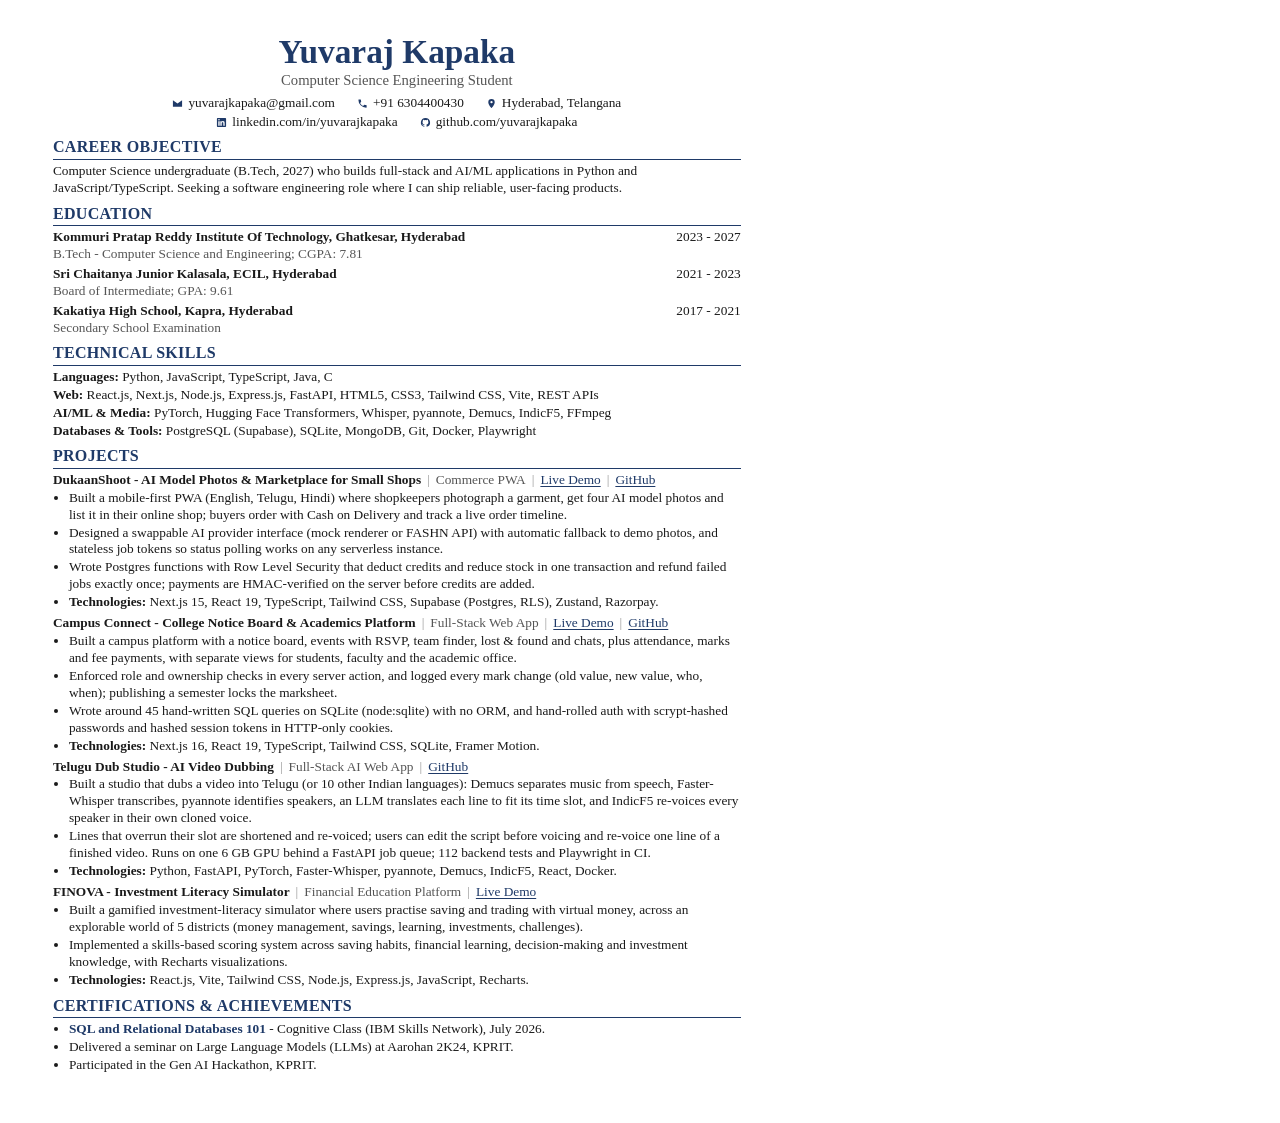
<file: resume-source/resume.html>
<!DOCTYPE html>
<html lang="en">
<head>
<meta charset="UTF-8">
<title>Yuvaraj Kapaka — Resume</title>
<!-- Source for assets/Yuvaraj-Kapaka-Resume.pdf. Edit this file, then print to PDF
     (A4, no margins, background graphics on) — or ask Claude to rebuild it. -->
<style>
  @page { size: A4; margin: 0; }
  :root { --navy: #1F3A68; --text: #1A1A1A; --muted: #555; }
  * { box-sizing: border-box; }
  html, body { margin: 0; }
  body { font: 10pt/1.27 "Times New Roman", Times, serif; color: var(--text); }
  .page { width: 210mm; min-height: 297mm; padding: 9mm 14mm 8mm; }
  a { color: inherit; text-decoration: none; }
  header { text-align: center; margin-bottom: 6px; }
  h1 { margin: 0; font-size: 25pt; line-height: 1.05; color: var(--navy); font-weight: 700; }
  .role { margin: 2px 0 5px; color: var(--muted); font-size: 11pt; }
  .contact { display: flex; justify-content: center; flex-wrap: wrap; gap: 3px 22px; font-size: 10pt; }
  .contact span { display: inline-flex; align-items: center; gap: 5px; }
  .contact svg { width: 11px; height: 11px; fill: var(--navy); flex: none; }
  h2 { margin: 7px 0 3px; padding-bottom: 1px; border-bottom: 1.2px solid var(--navy); color: var(--navy); font-size: 12pt; letter-spacing: .02em; }
  p { margin: 0; }
  .row { display: flex; justify-content: space-between; gap: 12px; }
  .row b { font-weight: 700; }
  .sub { color: var(--muted); }
  .edu > div { margin-bottom: 3px; }
  .skills p { margin-bottom: 1px; }
  .proj { margin-bottom: 4px; }
  .proj-head { display: flex; flex-wrap: wrap; align-items: baseline; gap: 0 6px; }
  .proj-head .sep { color: #999; }
  .proj-head .kind { color: var(--muted); }
  .proj-head a { color: var(--navy); text-decoration: underline; text-underline-offset: 1.5px; }
  ul { margin: 1px 0 0; padding-left: 16px; }
  li { margin: 0 0 1px; }
  li b { font-weight: 700; }
</style>
</head>
<body>
<div class="page">
  <header>
    <h1>Yuvaraj Kapaka</h1>
    <p class="role">Computer Science Engineering Student</p>
    <div class="contact">
      <span><svg viewBox="0 0 24 24"><path d="M2 5h20v14H2z" fill="none"/><path d="M2 5l10 7 10-7v14H2z"/></svg><a href="mailto:yuvarajkapaka@gmail.com">yuvarajkapaka@gmail.com</a></span>
      <span><svg viewBox="0 0 24 24"><path d="M6.6 10.8a15.1 15.1 0 0 0 6.6 6.6l2.2-2.2a1 1 0 0 1 1-.25 11.4 11.4 0 0 0 3.6.57 1 1 0 0 1 1 1V20a1 1 0 0 1-1 1A17 17 0 0 1 3 4a1 1 0 0 1 1-1h3.5a1 1 0 0 1 1 1c0 1.25.2 2.45.57 3.57a1 1 0 0 1-.25 1z"/></svg>+91 6304400430</span>
      <span><svg viewBox="0 0 24 24"><path d="M12 2a7 7 0 0 0-7 7c0 5.25 7 13 7 13s7-7.75 7-13a7 7 0 0 0-7-7zm0 9.5A2.5 2.5 0 1 1 12 6.5a2.5 2.5 0 0 1 0 5z"/></svg>Hyderabad, Telangana</span>
    </div>
    <div class="contact" style="margin-top:2px">
      <span><svg viewBox="0 0 24 24"><path d="M20.4 2H3.6A1.6 1.6 0 0 0 2 3.6v16.8A1.6 1.6 0 0 0 3.6 22h16.8a1.6 1.6 0 0 0 1.6-1.6V3.6A1.6 1.6 0 0 0 20.4 2zM8 19H5V9h3zM6.5 7.7A1.7 1.7 0 1 1 8.2 6a1.7 1.7 0 0 1-1.7 1.7zM19 19h-3v-4.9c0-1.2 0-2.7-1.6-2.7S12.5 12.6 12.5 14V19h-3V9h2.9v1.4a3.1 3.1 0 0 1 2.8-1.6c3 0 3.6 2 3.6 4.6z"/></svg><a href="https://linkedin.com/in/yuvarajkapaka">linkedin.com/in/yuvarajkapaka</a></span>
      <span><svg viewBox="0 0 24 24"><path d="M12 2a10 10 0 0 0-3.2 19.5c.5.1.7-.2.7-.5v-1.7c-2.8.6-3.4-1.3-3.4-1.3-.4-1.2-1.1-1.5-1.1-1.5-.9-.6.1-.6.1-.6 1 .1 1.5 1 1.5 1 .9 1.5 2.3 1.1 2.9.8.1-.6.3-1.1.6-1.3-2.2-.3-4.6-1.1-4.6-5a3.9 3.9 0 0 1 1-2.7 3.6 3.6 0 0 1 .1-2.7s.8-.3 2.8 1a9.6 9.6 0 0 1 5 0c1.9-1.3 2.8-1 2.8-1a3.6 3.6 0 0 1 .1 2.7 3.9 3.9 0 0 1 1 2.7c0 3.9-2.4 4.7-4.6 5 .4.3.7.9.7 1.9V21c0 .3.2.6.7.5A10 10 0 0 0 12 2z"/></svg><a href="https://github.com/yuvarajkapaka">github.com/yuvarajkapaka</a></span>
    </div>
  </header>

  <h2>CAREER OBJECTIVE</h2>
  <p>Computer Science undergraduate (B.Tech, 2027) who builds full-stack and AI/ML applications in Python and JavaScript/TypeScript. Seeking a software engineering role where I can ship reliable, user-facing products.</p>

  <h2>EDUCATION</h2>
  <div class="edu">
    <div><div class="row"><b>Kommuri Pratap Reddy Institute Of Technology, Ghatkesar, Hyderabad</b><span>2023 - 2027</span></div><p class="sub">B.Tech - Computer Science and Engineering; CGPA: 7.81</p></div>
    <div><div class="row"><b>Sri Chaitanya Junior Kalasala, ECIL, Hyderabad</b><span>2021 - 2023</span></div><p class="sub">Board of Intermediate; GPA: 9.61</p></div>
    <div><div class="row"><b>Kakatiya High School, Kapra, Hyderabad</b><span>2017 - 2021</span></div><p class="sub">Secondary School Examination</p></div>
  </div>

  <h2>TECHNICAL SKILLS</h2>
  <div class="skills">
    <p><b>Languages:</b> Python, JavaScript, TypeScript, Java, C</p>
    <p><b>Web:</b> React.js, Next.js, Node.js, Express.js, FastAPI, HTML5, CSS3, Tailwind CSS, Vite, REST APIs</p>
    <p><b>AI/ML &amp; Media:</b> PyTorch, Hugging Face Transformers, Whisper, pyannote, Demucs, IndicF5, FFmpeg</p>
    <p><b>Databases &amp; Tools:</b> PostgreSQL (Supabase), SQLite, MongoDB, Git, Docker, Playwright</p>
  </div>

  <h2>PROJECTS</h2>

  <div class="proj">
    <div class="proj-head"><b>DukaanShoot - AI Model Photos &amp; Marketplace for Small Shops</b><span class="sep">|</span><span class="kind">Commerce PWA</span><span class="sep">|</span><a href="https://dukaanshoot.vercel.app">Live Demo</a><span class="sep">|</span><a href="https://github.com/yuvarajkapaka/DUKAANSHOOT">GitHub</a></div>
    <ul>
      <li>Built a mobile-first PWA (English, Telugu, Hindi) where shopkeepers photograph a garment, get four AI model photos and list it in their online shop; buyers order with Cash on Delivery and track a live order timeline.</li>
      <li>Designed a swappable AI provider interface (mock renderer or FASHN API) with automatic fallback to demo photos, and stateless job tokens so status polling works on any serverless instance.</li>
      <li>Wrote Postgres functions with Row Level Security that deduct credits and reduce stock in one transaction and refund failed jobs exactly once; payments are HMAC-verified on the server before credits are added.</li>
      <li><b>Technologies:</b> Next.js 15, React 19, TypeScript, Tailwind CSS, Supabase (Postgres, RLS), Zustand, Razorpay.</li>
    </ul>
  </div>

  <div class="proj">
    <div class="proj-head"><b>Campus Connect - College Notice Board &amp; Academics Platform</b><span class="sep">|</span><span class="kind">Full-Stack Web App</span><span class="sep">|</span><a href="https://campus-connect-9mv5.onrender.com">Live Demo</a><span class="sep">|</span><a href="https://github.com/yuvarajkapaka/campus-connect">GitHub</a></div>
    <ul>
      <li>Built a campus platform with a notice board, events with RSVP, team finder, lost &amp; found and chats, plus attendance, marks and fee payments, with separate views for students, faculty and the academic office.</li>
      <li>Enforced role and ownership checks in every server action, and logged every mark change (old value, new value, who, when); publishing a semester locks the marksheet.</li>
      <li>Wrote around 45 hand-written SQL queries on SQLite (node:sqlite) with no ORM, and hand-rolled auth with scrypt-hashed passwords and hashed session tokens in HTTP-only cookies.</li>
      <li><b>Technologies:</b> Next.js 16, React 19, TypeScript, Tailwind CSS, SQLite, Framer Motion.</li>
    </ul>
  </div>

  <div class="proj">
    <div class="proj-head"><b>Telugu Dub Studio - AI Video Dubbing</b><span class="sep">|</span><span class="kind">Full-Stack AI Web App</span><span class="sep">|</span><a href="https://github.com/yuvarajkapaka/telugu-ai-dubbing-studio">GitHub</a></div>
    <ul>
      <li>Built a studio that dubs a video into Telugu (or 10 other Indian languages): Demucs separates music from speech, Faster-Whisper transcribes, pyannote identifies speakers, an LLM translates each line to fit its time slot, and IndicF5 re-voices every speaker in their own cloned voice.</li>
      <li>Lines that overrun their slot are shortened and re-voiced; users can edit the script before voicing and re-voice one line of a finished video. Runs on one 6 GB GPU behind a FastAPI job queue; 112 backend tests and Playwright in CI.</li>
      <li><b>Technologies:</b> Python, FastAPI, PyTorch, Faster-Whisper, pyannote, Demucs, IndicF5, React, Docker.</li>
    </ul>
  </div>

  <div class="proj">
    <div class="proj-head"><b>FINOVA - Investment Literacy Simulator</b><span class="sep">|</span><span class="kind">Financial Education Platform</span><span class="sep">|</span><a href="https://finovaa-five.vercel.app">Live Demo</a></div>
    <ul>
      <li>Built a gamified investment-literacy simulator where users practise saving and trading with virtual money, across an explorable world of 5 districts (money management, savings, learning, investments, challenges).</li>
      <li>Implemented a skills-based scoring system across saving habits, financial learning, decision-making and investment knowledge, with Recharts visualizations.</li>
      <li><b>Technologies:</b> React.js, Vite, Tailwind CSS, Node.js, Express.js, JavaScript, Recharts.</li>
    </ul>
  </div>

  <h2>CERTIFICATIONS &amp; ACHIEVEMENTS</h2>
  <ul>
    <li><b style="color:var(--navy)">SQL and Relational Databases 101</b> - Cognitive Class (IBM Skills Network), July 2026.</li>
    <li>Delivered a seminar on Large Language Models (LLMs) at Aarohan 2K24, KPRIT.</li>
    <li>Participated in the Gen AI Hackathon, KPRIT.</li>
  </ul>
</div>
</body>
</html>
</file>
<file: portfolio.css>
/* ==================================================================
   YUVARAJ KAPAKA, Issue 4
   Art direction: the portfolio as a printed magazine.
   White paper, ink, and one spot colour: signal red.
   Type: Archivo (variable width) for headlines and labels,
         Newsreader (optical sizes) for reading text.
   ================================================================== */
:root {
  --paper: #FFFFFF;
  --paper-2: #EFEFEF;
  --ink: #121212;
  --ink-2: #3A3835;
  --ink-3: #66625B;          /* >=5:1 on paper */
  --red: #EE4B2B;            /* signal red; ink on it ~4.9:1 */
  --spot: var(--red);
  --spot-ink: var(--ink);    /* text colour that sits on --spot */

  --display: "Archivo", "Arial Narrow", sans-serif;
  --text: "Newsreader", Georgia, serif;

  --gutter: clamp(16px, 3.4vw, 48px);
  --runner-h: 56px;
  --ease: cubic-bezier(.22, 1, .36, 1);
  --ease-io: cubic-bezier(.65, 0, .35, 1);
}

/* ---------- base ---------- */
*, *::before, *::after { box-sizing: border-box; }
html { background: var(--paper); scroll-padding-top: calc(var(--runner-h) + 12px); overflow-x: clip; }
body { margin: 0; overflow-x: clip; background: var(--paper); color: var(--ink); font: 400 19px/1.55 var(--text); font-optical-sizing: auto; -webkit-font-smoothing: antialiased; }
img { display: block; max-width: 100%; height: auto; }
a { color: inherit; }
h1, h2, h3, p, ol, ul, dl, dd, figure, blockquote { margin: 0; }
ol, ul { padding: 0; list-style: none; }
button { font: inherit; color: inherit; }
::selection { background: var(--red); color: var(--ink); }
:focus-visible { outline: 3px solid var(--ink); outline-offset: 3px; }
.sr-only { position: absolute; width: 1px; height: 1px; overflow: hidden; clip: rect(0 0 0 0); white-space: nowrap; }
.skip { position: absolute; left: var(--gutter); top: -80px; z-index: 100; padding: 10px 14px; background: var(--ink); color: var(--paper); font: 700 14px var(--display); }
.skip:focus { top: 10px; }

/* Print grain over everything. */
body::after {
  content: ""; position: fixed; inset: 0; z-index: 90; pointer-events: none; opacity: .06; mix-blend-mode: multiply;
  background-image: url("data:image/svg+xml;utf8,<svg xmlns='http://www.w3.org/2000/svg' width='200' height='200'><filter id='g'><feTurbulence type='fractalNoise' baseFrequency='.9' numOctaves='3' stitchTiles='stitch'/><feColorMatrix values='0 0 0 0 0  0 0 0 0 0  0 0 0 0 0  0 0 0 1 0'/></filter><rect width='100%' height='100%' filter='url(%23g)'/></svg>");
}

/* Labels: condensed, tracked, uppercase. */
.folio, .runner, .f-kicker, .cover-top, .cl-kicker, .toc-tag, figcaption, .f-meta dt, .col-label, .bc-top, .iv-areas span, .q {
  font-family: var(--display); font-stretch: 100%; letter-spacing: 0; font-weight: 600;
}

.link { text-decoration: underline; text-decoration-thickness: 2px; text-underline-offset: 4px; text-decoration-color: var(--spot); transition: color 160ms var(--ease); }
.link:hover { color: var(--spot); }

.btn {
  display: inline-flex; align-items: center; gap: 8px; padding: 13px 20px; border: 2px solid var(--ink);
  font: 700 15px/1 var(--display); text-decoration: none; cursor: pointer;
  transition: background-color 180ms var(--ease), color 180ms var(--ease), translate 180ms var(--ease), box-shadow 180ms var(--ease);
}
.btn:hover { translate: -2px -2px; box-shadow: 4px 4px 0 var(--ink); }
.btn:active { translate: 0 0; box-shadow: none; }
.btn-ink { background: var(--ink); color: var(--paper); }
.btn-line { background: transparent; color: var(--ink); }
.btn-paper { background: var(--paper); color: var(--ink); border-color: var(--paper); }
.btn-paper:hover { box-shadow: 4px 4px 0 var(--red); }
.btn-line-paper { background: transparent; color: var(--paper); border-color: var(--paper); }
.btn-line-paper:hover { box-shadow: 4px 4px 0 var(--red); }

/* ---------- running header ---------- */
.runner {
  position: fixed; z-index: 50; top: 0; left: 0; right: 0; height: var(--runner-h);
  display: flex; align-items: center; gap: 24px;
  padding: 0 var(--gutter); font-size: 12px; color: var(--ink);
  border-bottom: 2px solid transparent;
  transition: background-color 260ms var(--ease), border-color 260ms var(--ease);
}
.runner.on-paper { background: var(--paper); border-bottom-color: var(--ink); }
.runner-mark { display: inline-flex; align-items: baseline; gap: 10px; text-decoration: none; margin-right: auto; }
.runner > nav { margin-right: auto; }
.runner-mark b { font: 900 22px/1 var(--display); font-stretch: 62%; letter-spacing: 0; }
.runner-mark span { color: var(--ink-2); }
.runner-nav { display: flex; justify-content: center; gap: clamp(12px, 2vw, 28px); }
.runner-nav a { text-decoration: none; padding: 6px 0; background: linear-gradient(currentColor, currentColor) left bottom / 0% 2px no-repeat; transition: background-size 240ms var(--ease); }
.runner-nav a:hover, .runner-nav a[aria-current] { background-size: 100% 2px; }
.runner-page { font: 800 20px/1 var(--display); font-stretch: 62%; letter-spacing: 0; text-transform: none; min-width: 3ch; text-align: right; }
.runner-cv { text-decoration: none; padding: 8px 12px; border: 2px solid var(--ink); transition: background-color 180ms var(--ease), color 180ms var(--ease); }
.runner-cv:hover { background: var(--ink); color: var(--paper); }
.runner-menu { display: none; padding: 8px 12px; border: 2px solid var(--ink); background: transparent; font: 700 12px var(--display);  cursor: pointer; }

.mmenu { position: fixed; inset: 0; z-index: 45; padding: calc(var(--runner-h) + 24px) var(--gutter) 32px; background: var(--red); overflow-y: auto; }
.mmenu ol { margin-bottom: 28px; }
.mmenu li a { display: flex; align-items: baseline; gap: 14px; padding: 10px 0; border-bottom: 2px solid var(--ink); text-decoration: none; font: 900 clamp(40px, 12vw, 64px)/1 var(--display); font-stretch: 62%; text-transform: uppercase; }
body.menu-open { overflow: hidden; }
body.menu-open .runner { background: var(--red); border-bottom-color: var(--ink); }

/* ---------- COVER ---------- */
/* A type-only cover: name, one statement, the stories inside. */
.cover {
  position: relative; isolation: isolate; overflow: hidden;
  display: flex; flex-direction: column;
  min-height: 100svh; background: var(--red); color: var(--ink);
  padding: calc(var(--runner-h) + 6px) var(--gutter) 0;
}
.cover-top { display: flex; justify-content: space-between; gap: 16px; padding: 10px 0; border-top: 2px solid var(--ink); border-bottom: 2px solid var(--ink); font-size: 12px; }
.masthead { position: relative; z-index: 1; margin-top: 6px; font-weight: 900; line-height: 1; }
.mh-row { display: block; overflow: hidden; }
.mh { display: block; font: 900 26.6vw/.8 var(--display); font-stretch: 62%; letter-spacing: -.012em; text-align: center; white-space: nowrap; padding-top: .04em; }
.mh .ch { display: inline-block; }
.coverlines {
  flex: 1; display: grid; grid-template-columns: minmax(0, 1fr) minmax(280px, 30vw);
  gap: 32px clamp(40px, 7vw, 140px); align-items: start;
  padding: clamp(18px, 1.8vw, 28px) 0 clamp(18px, 1.8vw, 28px);
}
.cl-kicker { display: flex; flex-wrap: wrap; align-items: center; gap: 10px 16px; font-size: 12px; }
.cl-open { padding: 6px 10px 5px; background: var(--ink); color: var(--paper); }
.cl-statement { max-width: 16em; margin: 14px 0 22px; font: italic 400 clamp(32px, 3.7vw, 64px)/1.02 var(--text); letter-spacing: -.015em; text-wrap: balance; }
.cl-statement em { font-style: normal; color: var(--paper); }
.cover-actions { display: flex; flex-wrap: wrap; gap: 10px; }
.cl-right { display: grid; }
.cl-story { display: grid; grid-template-columns: minmax(0, 1fr) auto; align-items: baseline; gap: 2px 12px; padding: 10px 0; border-top: 2px solid var(--ink); text-decoration: none; font: 800 clamp(17px, 1.5vw, 23px)/1.08 var(--display); font-stretch: 75%; text-transform: uppercase; transition: padding-left 220ms var(--ease); }
.cl-story b { grid-column: 1 / -1; font: 600 12px var(--display); text-transform: none; }
.cl-story i { font: italic 500 15px var(--text); text-transform: none; }
.cl-story:hover { padding-left: 10px; }
.cover-foot { display: flex; justify-content: space-between; align-items: flex-end; gap: 24px; padding: 12px 0 12px; border-top: 2px solid var(--ink); }
.surname { font: 900 11vw/.76 var(--display); font-stretch: 62%; color: var(--paper); letter-spacing: -.01em; }
.barcode { width: 120px; height: 44px; }
.barcode rect { fill: currentColor; }

/* ---------- inner pages ---------- */
.page, .feature { padding: clamp(72px, 9vw, 128px) var(--gutter) 28px; border-top: 3px solid var(--ink); }
.page-head { display: grid; grid-template-columns: fit-content(62%) minmax(0, 1fr); gap: 8px clamp(28px, 4vw, 64px); align-items: end; margin-bottom: clamp(36px, 5vw, 64px); }
.page-head .folio { grid-column: 1 / -1; font-size: 12px; color: var(--ink-3); }
.page-head h2 { font: 900 clamp(64px, 12vw, 190px)/.8 var(--display); font-stretch: 62%; text-transform: uppercase; letter-spacing: -.01em; }
.standfirst { font: italic 400 clamp(22px, 2.2vw, 32px)/1.25 var(--text); max-width: 22em; padding-bottom: .3em; }

/* Contents */
.toc { border-top: 3px solid var(--ink); }
.toc a {
  position: relative; isolation: isolate; display: grid; grid-template-columns: 110px minmax(0, 1.1fr) minmax(0, 1.6fr) 140px; gap: 24px; align-items: baseline;
  padding: 18px 0; border-bottom: 2px solid var(--ink); text-decoration: none;
}
.toc a::before { content: ""; position: absolute; inset: 0; z-index: -1; background: var(--red); transform: scaleX(0); transform-origin: left; transition: transform 380ms var(--ease); }
.toc a:hover::before, .toc a:focus-visible::before { transform: scaleX(1); }
.toc-n { font: 900 clamp(40px, 4vw, 60px)/.9 var(--display); font-stretch: 62%; }
.toc-t { font: 800 clamp(22px, 2.2vw, 32px)/1 var(--display); font-stretch: 75%; text-transform: uppercase; }
.toc-d { font-size: 19px; color: var(--ink-2); }
.toc-tag { font-size: 11px; text-align: right; }

/* Features — shared parts */
.feature { --spot-ink: var(--ink); position: relative; }
.f-kicker { display: flex; flex-wrap: wrap; align-items: center; gap: 10px 18px; font-size: 12px; margin-bottom: 18px; }
.f-kicker span:first-child { padding: 6px 10px; background: var(--spot); color: var(--spot-ink); }
.f-kicker .folio { margin-left: auto; color: var(--ink-3); }
.f-title { font: 900 clamp(64px, 12.6vw, 200px)/.82 var(--display); font-stretch: 62%; text-transform: uppercase; letter-spacing: -.01em; text-wrap: balance; }
.f-standfirst { margin-top: 22px; max-width: 26em; font: italic 400 clamp(22px, 2.3vw, 34px)/1.24 var(--text); text-wrap: pretty; }
.f-fig { margin: clamp(32px, 4vw, 56px) 0; border: 2px solid var(--ink); background: var(--ink); }
.shot-stage { position: relative; aspect-ratio: 1440 / 900; overflow: hidden; background: #111; }
.shot-stage img { position: absolute; inset: 0; width: 100%; height: 100%; object-fit: cover; transition: opacity 420ms var(--ease); }
.shot-stage img[hidden] { display: block; opacity: 0; pointer-events: none; }
.f-fig figcaption { display: flex; flex-wrap: wrap; align-items: center; gap: 8px 18px; padding: 12px 14px; background: var(--paper); color: var(--ink); border-top: 2px solid var(--ink); font-size: 11px; }
.f-fig figcaption > span:first-child { font-weight: 800; }
.shot-tabs { display: flex; flex-wrap: wrap; gap: 6px; }
.shot-tabs button { padding: 7px 11px; border: 1.5px solid var(--ink); background: transparent; font: 700 11px/1 var(--display);  cursor: pointer; transition: background-color 160ms var(--ease), color 160ms var(--ease); }
.shot-tabs button:hover { background: var(--paper-2); }
.shot-tabs button[aria-pressed="true"] { background: var(--spot); color: var(--spot-ink); border-color: var(--spot); }
.f-fig[data-href] .shot-stage { cursor: none; }

/* Callouts: numbered markers with a leader line and a label, drawn on the screenshot. */
.callouts { position: absolute; inset: 0; z-index: 2; pointer-events: none; counter-reset: co; }
.callouts[hidden] { display: block; visibility: hidden; }
.callouts li {
  counter-increment: co; position: absolute; left: var(--x); top: var(--y);
  width: 30px; height: 30px; margin: -15px 0 0 -15px; border-radius: 50%;
  display: grid; place-items: center; background: var(--spot); color: var(--spot-ink); border: 2px solid #121212;
  box-shadow: 0 0 0 4px rgba(18, 18, 18, .18);
}
.callouts li:nth-child(2) { --n: 1; } .callouts li:nth-child(3) { --n: 2; }
.callouts li::before { content: counter(co); font: 900 15px/1 var(--display); font-stretch: 75%; }
.callouts span {
  position: absolute; white-space: nowrap; padding: 7px 10px 6px; background: #121212; color: #FFFFFF;
  font: 700 13px/1 var(--display);
}
/* leader line */
.callouts span::before { content: ""; position: absolute; background: #121212; }
.callouts [data-side="r"] span { left: calc(100% + 26px); top: 50%; translate: 0 -50%; }
.callouts [data-side="r"] span::before { right: 100%; top: 50%; width: 28px; height: 2px; }
.callouts [data-side="l"] span { right: calc(100% + 26px); top: 50%; translate: 0 -50%; }
.callouts [data-side="l"] span::before { left: 100%; top: 50%; width: 28px; height: 2px; }
.callouts [data-side="b"] span { top: calc(100% + 22px); left: 50%; translate: -50% 0; }
.callouts [data-side="b"] span::before { bottom: 100%; left: 50%; width: 2px; height: 24px; }

/* By the numbers */
.f-stats { display: grid; grid-auto-flow: column; grid-auto-columns: minmax(0, 1fr); border-top: 3px solid var(--ink); }
.f-stats > div { display: flex; flex-direction: column-reverse; justify-content: flex-end; gap: 8px; padding: 14px 20px 4px 0; }
.f-stats > div + div { padding-left: 20px; border-left: 1px solid var(--ink); }
.f-stats dt { font: 600 13px/1.3 var(--display); color: var(--ink-2); max-width: 16em; }
.f-stats dd { font: 900 clamp(56px, 6.4vw, 104px)/.8 var(--display); font-stretch: 62%; font-variant-numeric: lining-nums tabular-nums; }

.f-body { display: grid; grid-template-columns: minmax(0, 1fr) 300px; gap: clamp(32px, 5vw, 72px); }
.f-alt .f-body { grid-template-columns: 300px minmax(0, 1fr); }
.f-alt .f-meta { order: -1; }
.f-text { column-count: 2; column-gap: 40px; font-size: 19px; line-height: 1.58; font-variant-numeric: oldstyle-nums proportional-nums; }
.f-text p { text-wrap: pretty; hyphens: auto; }
.f-text p + p { margin-top: .8em; }
.dropcap::first-letter { float: left; margin: .05em .08em -.1em 0; font: 900 5.4em/.78 var(--display); font-stretch: 62%; color: var(--spot); }
.pull {
  break-inside: avoid; margin: 1.1em 0; padding: 18px 0; position: relative;
  font: italic 500 clamp(24px, 2.2vw, 30px)/1.22 var(--text); color: var(--ink);
  text-indent: -.42em; /* hang the opening quote mark outside the text edge */
}
.pull::before, .pull::after { content: ""; position: absolute; left: 0; right: 0; height: 3px; background: var(--spot); transform-origin: left; }
.pull::before { top: 0; } .pull::after { bottom: 0; }
.notes { counter-reset: n; margin-top: 1em; }
.notes li { break-inside: avoid; position: relative; padding: 12px 0; border-top: 1px solid var(--ink); font-size: 17px; line-height: 1.5; }
.notes b { font-weight: 700; }
.sc { font-variant-caps: all-small-caps; letter-spacing: .04em; }
.f-meta { align-self: start; position: sticky; top: calc(var(--runner-h) + 24px); border-top: 3px solid var(--ink); }
.f-meta dl > div { padding: 12px 0; border-bottom: 1px solid var(--ink); }
.f-meta dt { font-size: 11px; color: var(--ink-3); margin-bottom: 4px; }
.f-meta dd { font: 500 15px/1.45 var(--display); font-stretch: 90%; }
.f-links { display: flex; flex-wrap: wrap; gap: 8px 20px; margin-top: 16px; font: 700 15px var(--display); }

/* f1: Cover-story opener: red band, the screenshot overlaps its lower edge. */
.v-opener { --spot: var(--red); padding-top: 0; }
.v-opener .f-head {
  margin: 0 calc(var(--gutter) * -1); padding: clamp(72px, 9vw, 128px) var(--gutter) clamp(150px, 15vw, 240px);
  background: var(--red);
}
.v-opener .f-kicker span:first-child { background: var(--ink); color: var(--paper); }
.v-opener .f-kicker .folio, .v-opener .f-stats dt { color: var(--ink); }
.v-opener .f-title { font-size: clamp(64px, 16.2vw, 300px); }
.f-deck { display: grid; grid-template-columns: minmax(0, 1.25fr) minmax(0, 1fr); gap: 24px clamp(32px, 5vw, 80px); align-items: end; margin-top: 22px; }
.f-deck .f-standfirst { margin-top: 0; }
.v-opener .f-fig { position: relative; z-index: 1; margin-top: calc(clamp(110px, 11vw, 190px) * -1); box-shadow: 14px 14px 0 var(--ink); }

/* f2: Black page; the screenshot runs edge to edge. */
.v-ink {
  --ink: #FFFFFF; --ink-2: #D2CDC2; --ink-3: #A9A397; --paper: #121212; --paper-2: #2A2824;
  --spot: var(--red); --spot-ink: #121212;
  background: #121212; color: var(--ink); border-top-color: #121212;
}
.v-ink .f-fig { margin-inline: calc(var(--gutter) * -1); border: 0; }
.v-ink .f-fig figcaption { padding-inline: var(--gutter); }
.v-ink .f-stats { margin-bottom: clamp(40px, 5vw, 72px); }
.v-ink :focus-visible { outline-color: var(--spot); }

/* f3: Split header: title on the left, deck and numbers on the right. */
.v-split { --spot: var(--red); }
.v-split .f-head { display: grid; grid-template-columns: minmax(0, 7fr) minmax(0, 5fr); gap: 0 clamp(32px, 5vw, 80px); align-items: end; }
.v-split .f-kicker { grid-column: 1 / -1; }
.v-split .f-title { font-size: clamp(60px, 8.6vw, 150px); }
.nw { white-space: nowrap; }
.v-split .f-deck { grid-template-columns: minmax(0, 1fr); margin-top: 0; }
.v-split .f-deck .f-stats { margin-top: 6px; }

/* f4: Black page, split down the middle: the screenshot stays, the text scrolls. */
.v-sticky {
  --ink: #FFFFFF; --ink-2: #D2CDC2; --ink-3: #A9A397; --paper: #121212; --paper-2: #2A2824;
  --spot: var(--red); --spot-ink: #121212;
  background: #121212; color: var(--ink); border-top-color: #121212;
  display: grid; grid-template-columns: minmax(0, 1.2fr) minmax(0, 1fr); gap: 0 clamp(36px, 5vw, 80px); align-items: start;
}
.v-sticky > * { grid-column: 2; }
.v-sticky > .f-fig { grid-column: 1; grid-row: 1 / span 4; position: sticky; top: calc(var(--runner-h) + 28px); margin: 0 0 clamp(110px, 10vw, 150px); border-color: #FFFFFF; background: #121212; box-shadow: 14px 14px 0 var(--red); }
.v-sticky > .f-fig figcaption { border-top-color: #FFFFFF; }
.v-sticky .f-title { font-size: clamp(64px, 10vw, 170px); }
.v-sticky .f-stats { margin: clamp(28px, 3vw, 44px) 0; }
.v-sticky .f-body { grid-template-columns: minmax(0, 1fr); }
.v-sticky .f-text { column-count: 1; }
.v-sticky .f-meta { position: static; }

/* Page furniture: a running foot on every inner page, folio on the outside edge. */
.page::after, .feature::after {
  grid-column: 1 / -1; display: block; margin-top: clamp(56px, 7vw, 104px); padding-top: 10px; border-top: 1px solid var(--ink);
  font: 600 12px/1 var(--display); color: var(--ink-3);
  content: attr(data-page) "\2003 Yuvaraj Kapaka, Issue 4";
}
:is([data-page="3"], [data-page="5"], [data-page="7"], [data-page="9"])::after {
  text-align: right; content: "Yuvaraj Kapaka, Issue 4\2003" attr(data-page);
}

/* Dubbing diagram */
.f-diagram { background: var(--ink); color: var(--paper); }
.dub { padding: clamp(28px, 4vw, 56px); display: grid; gap: 26px; }
.dub-row { display: grid; grid-template-columns: 56px minmax(0, 1fr); grid-template-areas: "lang bars" "lang line"; gap: 8px 20px; align-items: center; transition: opacity 220ms var(--ease); }
.dub-lang { grid-area: lang; display: grid; place-items: center; width: 56px; height: 56px; border: 2px solid var(--paper); font: 800 18px var(--display); }
.dub-te .dub-lang { background: var(--red); border-color: var(--red); color: var(--ink); font-family: "Noto Sans Telugu", var(--display); }
.dub-bars { grid-area: bars; display: flex; align-items: center; gap: 3px; height: 56px; }
.dub-bars i { flex: 1; height: var(--h); background: var(--paper); opacity: .85; transform-origin: center; }
.dub-te .dub-bars i { background: var(--red); opacity: 1; }
.dub-line { grid-area: line; font: italic 400 22px/1.3 var(--text); }
.dub-te .dub-line { font-family: "Noto Sans Telugu", var(--text); font-style: normal; font-weight: 500; }
.dub-steps { display: flex; flex-wrap: wrap; gap: 8px; padding-top: 18px; border-top: 1px solid rgba(242, 239, 232, .35); }
.dub-steps li { padding: 8px 12px; border: 1.5px solid var(--paper); font: 700 12px/1 var(--display);  cursor: default; transition: background-color 160ms var(--ease), color 160ms var(--ease); }
.dub-steps li:hover { background: var(--paper); color: var(--ink); }
.dub.has-hl .dub-row:not(.is-hl) { opacity: .3; }
.f-diagram figcaption { background: var(--paper); color: var(--ink); }

/* Interview */
.iv-grid { display: grid; grid-template-columns: minmax(0, 5fr) minmax(0, 7fr); gap: clamp(32px, 5vw, 80px); align-items: start; }
.iv-photo { position: sticky; top: calc(var(--runner-h) + 24px); }
.iv-photo img { width: 100%; aspect-ratio: 4 / 5; object-fit: cover; object-position: top; background: var(--red); border: 2px solid var(--ink); }
.iv-photo figcaption { margin-top: 10px; font-size: 11px; color: var(--ink-3); text-transform: none; letter-spacing: .02em; font-weight: 500; }
.q { margin-top: 34px; font-size: 13px; color: var(--ink); }
.q::before { content: "Q. "; color: var(--red); }
.q:first-child { margin-top: 0; }
.a { margin-top: 10px; font: 400 clamp(22px, 2vw, 28px)/1.4 var(--text); }
.iv-areas { margin-top: 40px; padding-top: 14px; border-top: 3px solid var(--ink); font: 500 18px/1.5 var(--display); font-stretch: 90%; }
.iv-areas span { display: block; font-size: 11px; color: var(--ink-3); margin-bottom: 4px; }

/* Index */
.idx { column-count: 3; column-gap: 48px; column-rule: 1px solid var(--ink); }
.idx-group { break-inside: avoid; margin-bottom: 22px; }
.idx-letter { font: 900 54px/.9 var(--display); font-stretch: 62%; color: var(--red); margin-bottom: 6px; }
.idx-row { display: flex; align-items: baseline; gap: 6px; padding: 3px 0; font-size: 19px; }
.idx-row .term { white-space: nowrap; }
.idx-row .dots { flex: 1; border-bottom: 2px dotted var(--ink-3); translate: 0 -5px; min-width: 16px; }
.idx-row .pp { font: 700 15px var(--display); white-space: nowrap; }
.idx-row .pp a { text-decoration: none; padding: 0 2px; margin: 0 -2px; }
.idx-row .pp a:hover { background: var(--red); }
.idx-row .pp em { font: italic 400 15px var(--text); color: var(--ink-3); }
.idx-row:hover .term { text-decoration: underline; text-decoration-color: var(--red); text-decoration-thickness: 2px; }

/* Colophon */
.col-grid { display: grid; grid-template-columns: repeat(2, minmax(0, 1fr)); gap: clamp(32px, 5vw, 80px); }
.col-label { font-size: 12px; padding-bottom: 8px; border-bottom: 3px solid var(--ink); }
.col-label + .col-list { margin-bottom: 40px; }
.col-list li { display: grid; grid-template-columns: 96px minmax(0, 1fr); gap: 2px 18px; padding: 16px 0; border-bottom: 1px solid var(--ink); }
.col-list li .yr { grid-row: span 2; font: 900 26px/1 var(--display); font-stretch: 62%; }
.col-list li:not(:has(.yr)) b, .col-list li:not(:has(.yr)) span { grid-column: 1 / -1; }
.col-list b { font: 700 19px/1.25 var(--display); font-stretch: 85%; }
.col-list span:not(.yr) { color: var(--ink-2); font-size: 17px; }

/* Back cover */
.backcover { position: relative; overflow: hidden; padding: clamp(56px, 8vw, 110px) var(--gutter) 28px; background: var(--ink); color: var(--paper); border-top: 3px solid var(--ink); }
.bc-top { display: flex; justify-content: space-between; padding-bottom: 12px; border-bottom: 2px solid var(--paper); font-size: 12px; }
.bc-title { margin: clamp(32px, 5vw, 64px) 0 24px; font: 900 clamp(60px, 11.5vw, 190px)/.8 var(--display); font-stretch: 62%; text-transform: uppercase; }
.bc-email { display: inline-block; font: italic 400 clamp(28px, 5vw, 72px)/1.1 var(--text); text-decoration: underline; text-decoration-color: var(--red); text-decoration-thickness: 4px; text-underline-offset: 10px; word-break: break-word; transition: color 200ms var(--ease); }
.bc-email:hover { color: var(--red); }
.bc-actions { display: flex; flex-wrap: wrap; align-items: center; gap: 12px 22px; margin: 36px 0 clamp(56px, 8vw, 110px); font: 700 15px var(--display); }
.bc-actions .link { --spot: var(--red); }
.bc-foot { display: flex; flex-wrap: wrap; justify-content: space-between; align-items: flex-end; gap: 16px; padding-top: 14px; border-top: 2px solid var(--paper); font: 500 14px var(--display); }
.bc-foot .barcode { color: var(--paper); }

/* Copy email label swap */
.copy-email { display: inline-grid; }
.copy-label { grid-area: 1 / 1; text-align: center; transition: opacity 160ms var(--ease), translate 160ms var(--ease); }
.copy-label[data-state="done"] { opacity: 0; translate: 0 6px; }
.copy-email.is-copied .copy-label[data-state="idle"] { opacity: 0; translate: 0 -6px; }
.copy-email.is-copied .copy-label[data-state="done"] { opacity: 1; translate: 0 0; }

/* "Open live" cursor */
.view-cursor {
  position: fixed; z-index: 80; left: 0; top: 0; width: 104px; height: 104px; margin: -52px 0 0 -52px; border-radius: 50%;
  display: grid; place-items: center; text-align: center; pointer-events: none;
  background: var(--red); color: var(--ink); border: 2px solid var(--ink);
  font: 800 15px/1.1 var(--display);
  translate: var(--cx, -300px) var(--cy, -300px); scale: 0; transition: scale 240ms var(--ease);
}
.view-cursor span { width: 70px; rotate: -12deg; }
.view-cursor.is-on { scale: 1; }

/* ==================================================================
   Motion (only when the visitor allows it)
   ================================================================== */
@media (prefers-reduced-motion: no-preference) {
  html { scroll-behavior: smooth; }

  /* Cover: masthead letters rise out of the line, then the statement,
     the stories and the surname follow. Plays once on load. */
  .mh .ch { animation: rise 900ms var(--ease) both; animation-delay: calc(120ms + var(--i) * 55ms); }
  .cover-top { animation: fade 700ms var(--ease) 100ms both; }
  .cl { animation: up 800ms var(--ease) both; }
  .cl-left { animation-delay: 650ms; } .cl-right { animation-delay: 800ms; }
  .surname { animation: slide-in 1000ms var(--ease) 700ms both; }
  .cover .barcode rect { animation: bar 600ms var(--ease) both; animation-delay: calc(1100ms + var(--i) * 12ms); transform-box: fill-box; transform-origin: bottom; }

  /* Titles wipe up into place as their page arrives. */
  .js .reveal-title { clip-path: inset(0 0 100% 0); translate: 0 .12em; transition: clip-path 900ms var(--ease-io), translate 900ms var(--ease); }
  .js .reveal-title.is-in { clip-path: inset(0 0 -10% 0); translate: 0 0; }

  /* Figures are revealed like a turned page, then the image settles. */
  .js .f-fig { clip-path: inset(0 100% 0 0); transition: clip-path 1100ms var(--ease-io); }
  .js .f-fig.is-in { clip-path: inset(-4px -40px -40px -4px); }
  .js .f-fig .shot-stage img { scale: 1.08; transition: scale 1600ms var(--ease), opacity 420ms var(--ease); }
  .js .f-fig.is-in .shot-stage img { scale: 1; }

  /* Callouts pin themselves on after the page turn, one by one; labels follow. */
  .js .callouts li { scale: 0; transition: scale 520ms var(--ease); transition-delay: calc(700ms + var(--n, 0) * 140ms); }
  .js .callouts span { opacity: 0; translate: var(--from, -50% 6px); transition: opacity 360ms var(--ease), translate 460ms var(--ease); transition-delay: calc(860ms + var(--n, 0) * 140ms); }
  .js .callouts [data-side="r"] span { --from: -8px -50%; }
  .js .callouts [data-side="l"] span { --from: 8px -50%; }
  .js .f-fig.is-in .callouts:not([hidden]) li { scale: 1; }
  .js .f-fig.is-in .callouts:not([hidden]) span { opacity: 1; translate: 0 -50%; }
  .js .f-fig.is-in .callouts:not([hidden]) [data-side="b"] span { translate: -50% 0; }
  .js .f-fig.is-revealed .callouts li { transition-delay: calc(var(--n, 0) * 90ms); }
  .js .f-fig.is-revealed .callouts span { transition-delay: calc(120ms + var(--n, 0) * 90ms); }

  /* Pull-quote rules draw in. */
  .js .pull::before, .js .pull::after { transform: scaleX(0); transition: transform 900ms var(--ease-io) 200ms; }
  .js .pull.is-in::before, .js .pull.is-in::after { transform: scaleX(1); }

  /* Contents rows arrive in order (the one list that staggers). */
  .js .toc li { opacity: 0; translate: -24px 0; transition: opacity 600ms var(--ease), translate 700ms var(--ease); transition-delay: calc(var(--i, 0) * 60ms); }
  .js .toc.is-in li { opacity: 1; translate: 0 0; }

  /* Audio bars pulse while the dubbing diagram is on screen. */
  .dub.is-playing .dub-bars i { animation: eq 1.4s ease-in-out infinite alternate; animation-delay: calc(var(--i) * -70ms); }
  .dub.is-playing .dub-te .dub-bars i { animation-delay: calc(var(--i) * -70ms - 700ms); }
}
@media (prefers-reduced-motion: reduce) {
  *, *::before, *::after { animation-duration: .01ms !important; animation-iteration-count: 1 !important; transition-duration: 0s !important; transition-delay: 0s !important; }
}
@keyframes rise { from { transform: translateY(105%); } to { transform: none; } }
@keyframes fade { from { opacity: 0; } to { opacity: 1; } }
@keyframes up { from { opacity: 0; translate: 0 24px; } to { opacity: 1; translate: 0 0; } }
@keyframes slide-in { from { opacity: 0; translate: -40px 0; } to { opacity: 1; translate: 0 0; } }
@keyframes bar { from { transform: scaleY(0); } to { transform: scaleY(1); } }
@keyframes eq { from { transform: scaleY(.35); } to { transform: scaleY(1); } }

/* ==================================================================
   Responsive
   ================================================================== */
@media (max-width: 1100px) and (min-width: 901px) {
  /* The split FINOVA screenshot is too narrow here for labels. */
  .v-sticky .callouts { display: none; }
}
@media (max-width: 1100px) {
  .runner-nav { gap: 12px; }
  .runner-page { display: none; }
  .f-text { column-count: 1; }
}
@media (max-width: 900px) {
  .runner nav { display: none; }
  .runner-menu { display: inline-block; }
  .f-body, .f-alt .f-body { grid-template-columns: minmax(0, 1fr); }
  .f-alt .f-meta { order: 0; }
  .f-meta { position: static; }
  .f-deck, .v-split .f-head { grid-template-columns: minmax(0, 1fr); }
  .v-split .f-deck { margin-top: 22px; }
  .v-sticky { display: block; }
  .v-sticky > .f-fig { position: static; margin: clamp(32px, 4vw, 56px) 0; box-shadow: 8px 8px 0 var(--red); }
  .v-opener .f-fig { box-shadow: 8px 8px 0 var(--ink); }
  .page-head { grid-template-columns: minmax(0, 1fr); }
  .toc a { grid-template-columns: 70px minmax(0, 1fr); }
  .toc-d { grid-column: 2; font-size: 17px; }
  .toc-tag { display: none; }
  .iv-grid, .col-grid { grid-template-columns: minmax(0, 1fr); }
  .iv-photo { position: static; max-width: 360px; }
  .idx { column-count: 2; }
}
@media (max-width: 700px) {
  body { font-size: 18px; }
  .runner-cv { display: none; }
  /* Cover becomes a stacked poster on phones. */
  .cover { min-height: auto; }
  .mh { font-size: 26vw; }
  .coverlines { grid-template-columns: minmax(0, 1fr); gap: 28px; }
  .cl-statement { font-size: clamp(30px, 9vw, 40px); }
  .cover-foot { margin: 0 calc(var(--gutter) * -1); padding: 12px var(--gutter) 16px; background: var(--ink); border-top: 0; }
  .surname { font-size: 22vw; }
  .cover-foot .barcode { color: var(--paper); }
  .idx { column-count: 1; column-rule: none; }
  /* Screenshots are too small on phones for labels to read. */
  .callouts, .callouts[hidden] { display: none; }
  .f-stats dd { font-size: 48px; }
  .f-stats > div { padding-right: 10px; }
  .f-stats > div + div { padding-left: 12px; }
  .f-stats dt { font-size: 10px; letter-spacing: .06em; }
  .col-list li { grid-template-columns: 72px minmax(0, 1fr); }
}
</file>
